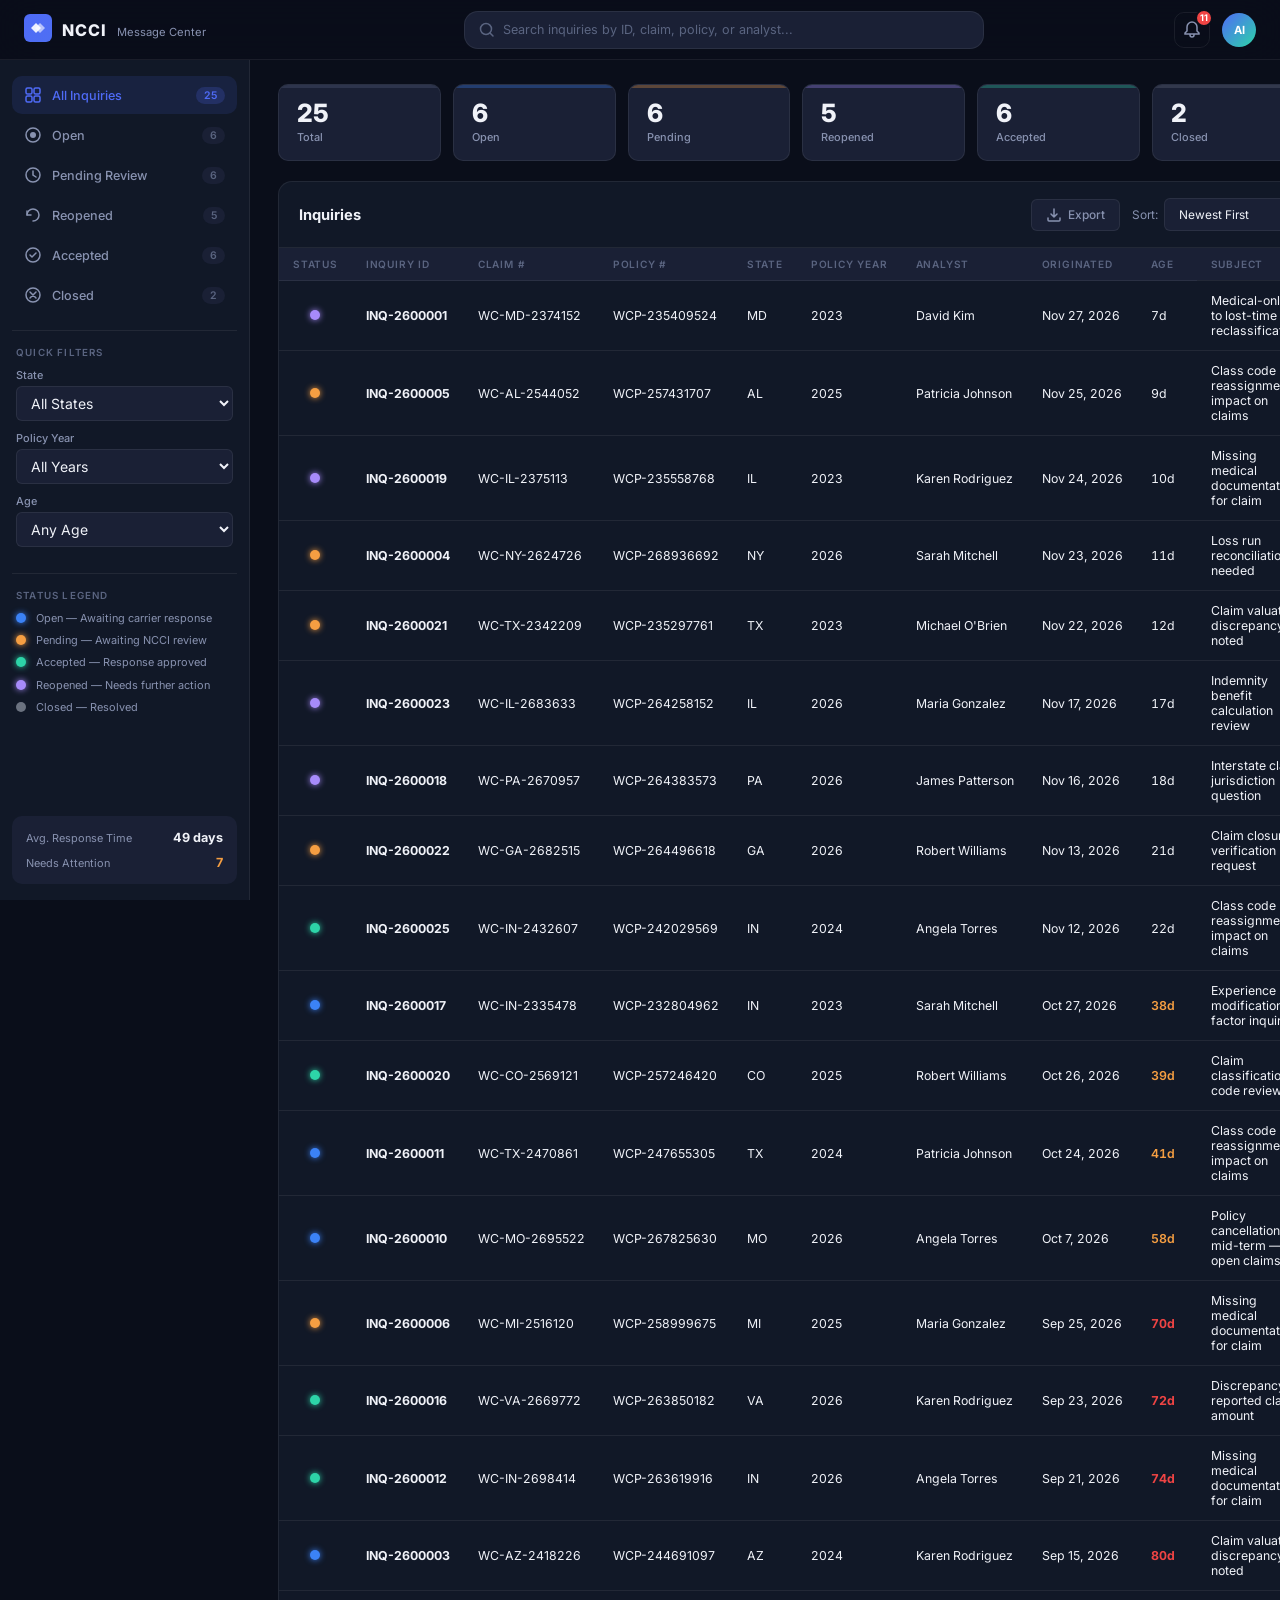
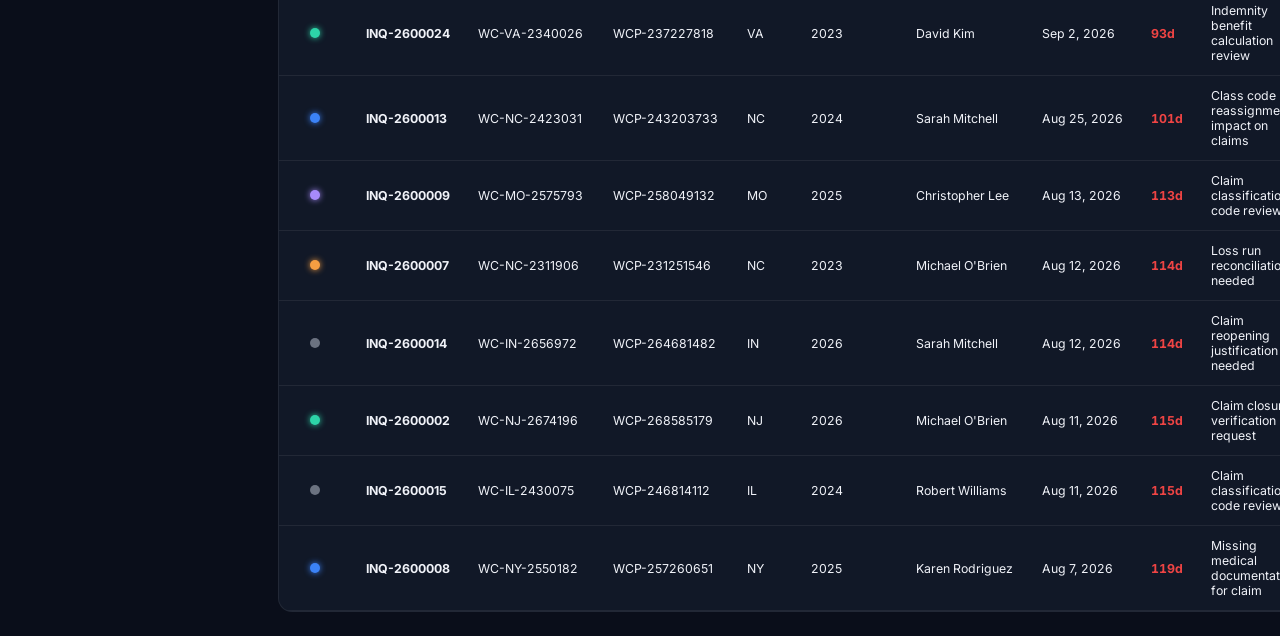
<file: index.html>
<!DOCTYPE html>
<html lang="en">
<head>
    <meta charset="UTF-8">
    <meta name="viewport" content="width=device-width, initial-scale=1.0">
    <meta name="description" content="NCCI Message Center — Insurance Carrier Inquiry Response Portal">
    <title>NCCI Message Center — Carrier Response Portal</title>
    <link rel="preconnect" href="https://fonts.googleapis.com">
    <link rel="preconnect" href="https://fonts.gstatic.com" crossorigin>
    <link href="https://fonts.googleapis.com/css2?family=Inter:wght@300;400;500;600;700;800&display=swap" rel="stylesheet">
    <link rel="stylesheet" href="styles.css">
</head>
<body>
    <!-- Top Navigation Bar -->
    <header class="top-bar">
        <div class="top-bar-left">
            <div class="logo">
                <div class="logo-icon">
                    <svg width="28" height="28" viewBox="0 0 28 28" fill="none">
                        <rect width="28" height="28" rx="6" fill="url(#logo-grad)"/>
                        <path d="M7 14L12 9L17 14L12 19Z" fill="white" opacity="0.9"/>
                        <path d="M11 14L16 9L21 14L16 19Z" fill="white" opacity="0.6"/>
                        <defs>
                            <linearGradient id="logo-grad" x1="0" y1="0" x2="28" y2="28">
                                <stop stop-color="#4F6BF6"/>
                                <stop offset="1" stop-color="#2DD4A8"/>
                            </linearGradient>
                        </defs>
                    </svg>
                </div>
                <div class="logo-text">
                    <span class="logo-title">NCCI</span>
                    <span class="logo-subtitle">Message Center</span>
                </div>
            </div>
        </div>
        <div class="top-bar-center">
            <div class="search-bar" id="globalSearch">
                <svg class="search-icon" width="16" height="16" viewBox="0 0 16 16" fill="none">
                    <circle cx="7" cy="7" r="5.5" stroke="currentColor" stroke-width="1.5"/>
                    <path d="M11 11L14 14" stroke="currentColor" stroke-width="1.5" stroke-linecap="round"/>
                </svg>
                <input type="text" id="searchInput" placeholder="Search inquiries by ID, claim, policy, or analyst..." autocomplete="off">
            </div>
        </div>
        <div class="top-bar-right">
            <button class="icon-btn" id="notificationBtn" title="Notifications">
                <svg width="20" height="20" viewBox="0 0 20 20" fill="none">
                    <path d="M10 2C7.24 2 5 4.24 5 7V11L3 13V14H17V13L15 11V7C15 4.24 12.76 2 10 2Z" stroke="currentColor" stroke-width="1.5"/>
                    <path d="M8 14V15C8 16.1 8.9 17 10 17C11.1 17 12 16.1 12 15V14" stroke="currentColor" stroke-width="1.5"/>
                </svg>
                <span class="notification-badge" id="notifBadge">5</span>
            </button>
            <div class="user-avatar" id="userAvatar" title="Carrier: Acme Insurance Co.">
                <span>AI</span>
            </div>
        </div>
    </header>

    <!-- Main Layout -->
    <div class="app-layout">
        <!-- Sidebar -->
        <aside class="sidebar" id="sidebar">
            <nav class="sidebar-nav">
                <a href="#" class="nav-item active" data-filter="all" id="navAll">
                    <svg width="18" height="18" viewBox="0 0 18 18" fill="none">
                        <rect x="2" y="2" width="6" height="6" rx="1.5" stroke="currentColor" stroke-width="1.5"/>
                        <rect x="10" y="2" width="6" height="6" rx="1.5" stroke="currentColor" stroke-width="1.5"/>
                        <rect x="2" y="10" width="6" height="6" rx="1.5" stroke="currentColor" stroke-width="1.5"/>
                        <rect x="10" y="10" width="6" height="6" rx="1.5" stroke="currentColor" stroke-width="1.5"/>
                    </svg>
                    <span>All Inquiries</span>
                    <span class="nav-count" id="countAll">0</span>
                </a>
                <a href="#" class="nav-item" data-filter="open" id="navOpen">
                    <svg width="18" height="18" viewBox="0 0 18 18" fill="none">
                        <circle cx="9" cy="9" r="7" stroke="currentColor" stroke-width="1.5"/>
                        <circle cx="9" cy="9" r="3" fill="currentColor"/>
                    </svg>
                    <span>Open</span>
                    <span class="nav-count" id="countOpen">0</span>
                </a>
                <a href="#" class="nav-item" data-filter="pending_review" id="navPending">
                    <svg width="18" height="18" viewBox="0 0 18 18" fill="none">
                        <circle cx="9" cy="9" r="7" stroke="currentColor" stroke-width="1.5"/>
                        <path d="M9 5V9L12 11" stroke="currentColor" stroke-width="1.5" stroke-linecap="round"/>
                    </svg>
                    <span>Pending Review</span>
                    <span class="nav-count" id="countPending">0</span>
                </a>
                <a href="#" class="nav-item" data-filter="reopened" id="navReopened">
                    <svg width="18" height="18" viewBox="0 0 18 18" fill="none">
                        <path d="M3 9C3 5.69 5.69 3 9 3C12.31 3 15 5.69 15 9C15 12.31 12.31 15 9 15" stroke="currentColor" stroke-width="1.5" stroke-linecap="round"/>
                        <path d="M3 5V9H7" stroke="currentColor" stroke-width="1.5" stroke-linecap="round" stroke-linejoin="round"/>
                    </svg>
                    <span>Reopened</span>
                    <span class="nav-count" id="countReopened">0</span>
                </a>
                <a href="#" class="nav-item" data-filter="accepted" id="navAccepted">
                    <svg width="18" height="18" viewBox="0 0 18 18" fill="none">
                        <circle cx="9" cy="9" r="7" stroke="currentColor" stroke-width="1.5"/>
                        <path d="M6 9L8 11L12 7" stroke="currentColor" stroke-width="1.5" stroke-linecap="round" stroke-linejoin="round"/>
                    </svg>
                    <span>Accepted</span>
                    <span class="nav-count" id="countAccepted">0</span>
                </a>
                <a href="#" class="nav-item" data-filter="closed" id="navClosed">
                    <svg width="18" height="18" viewBox="0 0 18 18" fill="none">
                        <circle cx="9" cy="9" r="7" stroke="currentColor" stroke-width="1.5"/>
                        <path d="M6 6L12 12M12 6L6 12" stroke="currentColor" stroke-width="1.5" stroke-linecap="round"/>
                    </svg>
                    <span>Closed</span>
                    <span class="nav-count" id="countClosed">0</span>
                </a>
            </nav>

            <div class="sidebar-divider"></div>

            <div class="sidebar-section">
                <h4 class="sidebar-section-title">Quick Filters</h4>
                <div class="filter-group">
                    <label class="filter-label" for="filterState">State</label>
                    <select id="filterState" class="filter-select">
                        <option value="">All States</option>
                    </select>
                </div>
                <div class="filter-group">
                    <label class="filter-label" for="filterYear">Policy Year</label>
                    <select id="filterYear" class="filter-select">
                        <option value="">All Years</option>
                    </select>
                </div>
                <div class="filter-group">
                    <label class="filter-label" for="filterAge">Age</label>
                    <select id="filterAge" class="filter-select">
                        <option value="">Any Age</option>
                        <option value="7">≤ 7 days</option>
                        <option value="14">≤ 14 days</option>
                        <option value="30">≤ 30 days</option>
                        <option value="60">≤ 60 days</option>
                        <option value="90">≤ 90 days</option>
                    </select>
                </div>
            </div>

            <div class="sidebar-divider"></div>

            <div class="sidebar-section">
                <h4 class="sidebar-section-title">Status Legend</h4>
                <div class="legend-list" id="statusLegend">
                    <div class="legend-item"><span class="status-dot open"></span><span>Open — Awaiting carrier response</span></div>
                    <div class="legend-item"><span class="status-dot pending_review"></span><span>Pending — Awaiting NCCI review</span></div>
                    <div class="legend-item"><span class="status-dot accepted"></span><span>Accepted — Response approved</span></div>
                    <div class="legend-item"><span class="status-dot reopened"></span><span>Reopened — Needs further action</span></div>
                    <div class="legend-item"><span class="status-dot closed"></span><span>Closed — Resolved</span></div>
                </div>
            </div>

            <div class="sidebar-footer">
                <div class="stats-card">
                    <div class="stats-row">
                        <span class="stats-label">Avg. Response Time</span>
                        <span class="stats-value" id="statsAvgAge">—</span>
                    </div>
                    <div class="stats-row">
                        <span class="stats-label">Needs Attention</span>
                        <span class="stats-value urgent" id="statsUrgent">—</span>
                    </div>
                </div>
            </div>
        </aside>

        <!-- Main Content -->
        <main class="main-content">
            <!-- Summary Cards -->
            <div class="summary-strip" id="summaryStrip">
                <div class="summary-card" data-status="all">
                    <div class="summary-number" id="summaryTotal">0</div>
                    <div class="summary-label">Total</div>
                </div>
                <div class="summary-card open" data-status="open">
                    <div class="summary-number" id="summaryOpen">0</div>
                    <div class="summary-label">Open</div>
                </div>
                <div class="summary-card pending" data-status="pending_review">
                    <div class="summary-number" id="summaryPending">0</div>
                    <div class="summary-label">Pending</div>
                </div>
                <div class="summary-card reopened" data-status="reopened">
                    <div class="summary-number" id="summaryReopened">0</div>
                    <div class="summary-label">Reopened</div>
                </div>
                <div class="summary-card accepted" data-status="accepted">
                    <div class="summary-number" id="summaryAccepted">0</div>
                    <div class="summary-label">Accepted</div>
                </div>
                <div class="summary-card closed" data-status="closed">
                    <div class="summary-number" id="summaryClosed">0</div>
                    <div class="summary-label">Closed</div>
                </div>
            </div>

            <!-- Inquiry Table -->
            <div class="table-container" id="tableContainer">
                <div class="table-header">
                    <h2 class="table-title">Inquiries</h2>
                    <div class="table-actions">
                        <button class="btn-secondary" id="exportBtn">
                            <svg width="16" height="16" viewBox="0 0 16 16" fill="none">
                                <path d="M2 11V13C2 13.55 2.45 14 3 14H13C13.55 14 14 13.55 14 13V11" stroke="currentColor" stroke-width="1.5" stroke-linecap="round"/>
                                <path d="M8 2V10M8 10L5 7M8 10L11 7" stroke="currentColor" stroke-width="1.5" stroke-linecap="round" stroke-linejoin="round"/>
                            </svg>
                            Export
                        </button>
                        <div class="sort-control">
                            <label for="sortSelect">Sort:</label>
                            <select id="sortSelect" class="filter-select compact">
                                <option value="date_desc">Newest First</option>
                                <option value="date_asc">Oldest First</option>
                                <option value="age_desc">Oldest Age</option>
                                <option value="age_asc">Newest Age</option>
                                <option value="id_asc">ID ↑</option>
                                <option value="id_desc">ID ↓</option>
                            </select>
                        </div>
                    </div>
                </div>

                <table class="inquiry-table" id="inquiryTable">
                    <thead>
                        <tr>
                            <th class="col-status">Status</th>
                            <th class="col-id">Inquiry ID</th>
                            <th class="col-claim">Claim #</th>
                            <th class="col-policy">Policy #</th>
                            <th class="col-state">State</th>
                            <th class="col-year">Policy Year</th>
                            <th class="col-analyst">Analyst</th>
                            <th class="col-date">Originated</th>
                            <th class="col-age">Age</th>
                            <th class="col-preview">Subject</th>
                        </tr>
                    </thead>
                    <tbody id="inquiryTableBody">
                        <!-- Rows injected by JS -->
                    </tbody>
                </table>

                <div class="empty-state hidden" id="emptyState">
                    <svg width="64" height="64" viewBox="0 0 64 64" fill="none">
                        <circle cx="32" cy="32" r="28" stroke="currentColor" stroke-width="2" opacity="0.3"/>
                        <path d="M22 28H42M22 36H36" stroke="currentColor" stroke-width="2" stroke-linecap="round" opacity="0.3"/>
                    </svg>
                    <h3>No inquiries found</h3>
                    <p>Try adjusting your filters or search query.</p>
                </div>
            </div>
        </main>
    </div>

    <!-- Detail Slide-over Panel -->
    <div class="panel-overlay hidden" id="panelOverlay"></div>
    <aside class="detail-panel hidden" id="detailPanel">
        <div class="panel-header">
            <div class="panel-header-top">
                <h2 class="panel-inquiry-id" id="panelInquiryId">—</h2>
                <button class="icon-btn panel-close" id="panelCloseBtn" title="Close">
                    <svg width="20" height="20" viewBox="0 0 20 20" fill="none">
                        <path d="M5 5L15 15M15 5L5 15" stroke="currentColor" stroke-width="2" stroke-linecap="round"/>
                    </svg>
                </button>
            </div>
            <div class="panel-status-bar">
                <span class="status-badge" id="panelStatusBadge">—</span>
                <span class="panel-age" id="panelAge">—</span>
            </div>
        </div>

        <div class="panel-body" id="panelBody">
            <!-- Claim Info Section -->
            <section class="panel-section">
                <h3 class="panel-section-title">Claim Information</h3>
                <div class="info-grid">
                    <div class="info-item">
                        <span class="info-label">Claim Number</span>
                        <span class="info-value" id="panelClaim">—</span>
                    </div>
                    <div class="info-item">
                        <span class="info-label">Policy Number</span>
                        <span class="info-value" id="panelPolicy">—</span>
                    </div>
                    <div class="info-item">
                        <span class="info-label">State</span>
                        <span class="info-value" id="panelState">—</span>
                    </div>
                    <div class="info-item">
                        <span class="info-label">Policy Year</span>
                        <span class="info-value" id="panelYear">—</span>
                    </div>
                    <div class="info-item">
                        <span class="info-label">Originated</span>
                        <span class="info-value" id="panelDate">—</span>
                    </div>
                    <div class="info-item">
                        <span class="info-label">NCCI Analyst</span>
                        <span class="info-value" id="panelAnalyst">—</span>
                    </div>
                </div>
            </section>

            <!-- Inquiry Message Section -->
            <section class="panel-section">
                <h3 class="panel-section-title">Inquiry Message</h3>
                <div class="message-bubble ncci" id="panelMessage">
                    —
                </div>
            </section>

            <!-- Response History -->
            <section class="panel-section">
                <h3 class="panel-section-title">Response History</h3>
                <div class="response-history" id="responseHistory">
                    <p class="no-responses">No responses yet.</p>
                </div>
            </section>

            <!-- Response Compose -->
            <section class="panel-section compose-section">
                <h3 class="panel-section-title">Compose Response</h3>
                <div class="compose-area">
                    <textarea id="responseTextarea" rows="5" placeholder="Type your response to the NCCI inquiry..."></textarea>
                    <div class="compose-footer">
                        <div class="action-select-group">
                            <label for="actionSelect">Update Status:</label>
                            <select id="actionSelect" class="filter-select compact">
                                <option value="">— No Change —</option>
                                <option value="open">Open</option>
                                <option value="pending_review">Pending Review</option>
                                <option value="accepted">Accepted</option>
                                <option value="reopened">Reopened</option>
                                <option value="closed">Closed</option>
                            </select>
                        </div>
                        <div class="compose-buttons">
                            <button class="btn-secondary" id="saveDraftBtn">Save Draft</button>
                            <button class="btn-primary" id="submitResponseBtn">
                                <svg width="16" height="16" viewBox="0 0 16 16" fill="none">
                                    <path d="M2 8L7 13L14 3" stroke="currentColor" stroke-width="2" stroke-linecap="round" stroke-linejoin="round"/>
                                </svg>
                                Submit Response
                            </button>
                        </div>
                    </div>
                </div>
            </section>
        </div>
    </aside>

    <!-- Toast container -->
    <div class="toast-container" id="toastContainer"></div>

    <script src="data.js"></script>
    <script src="app.js"></script>
</body>
</html>
</file>
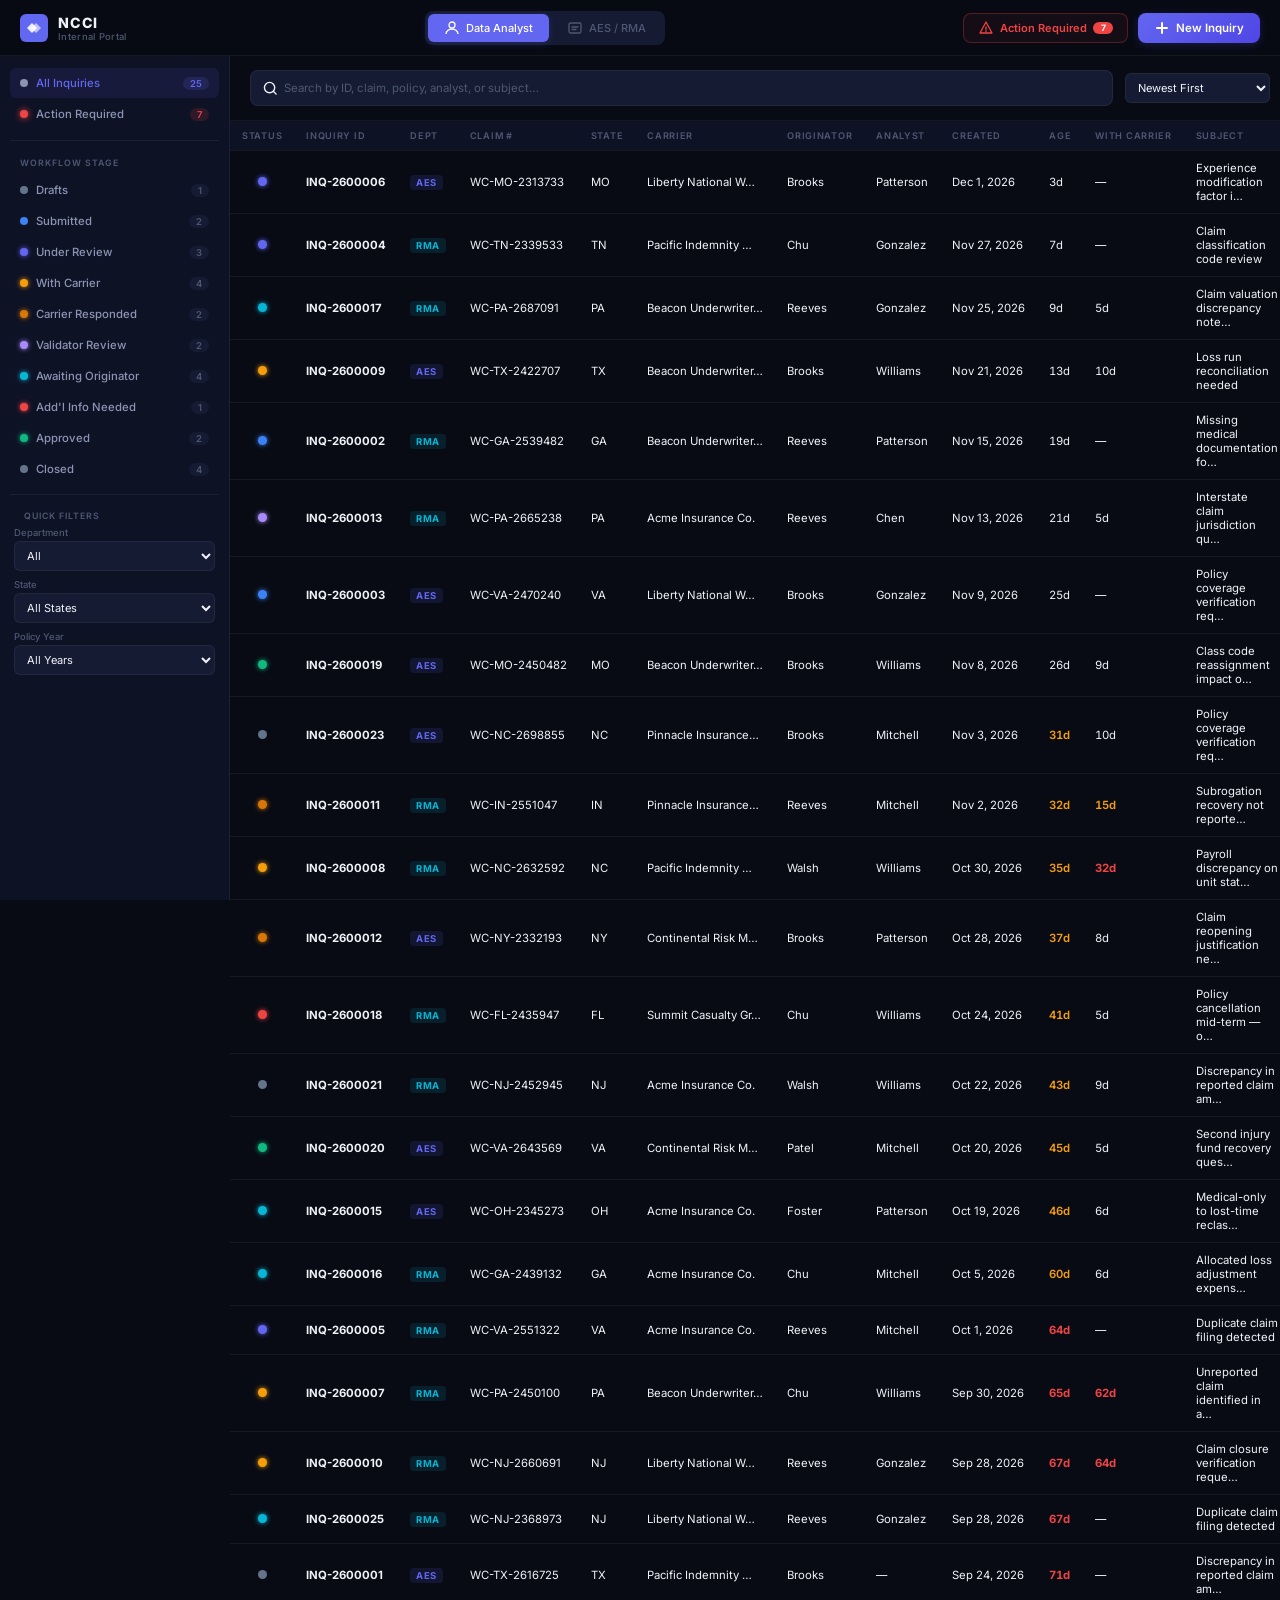
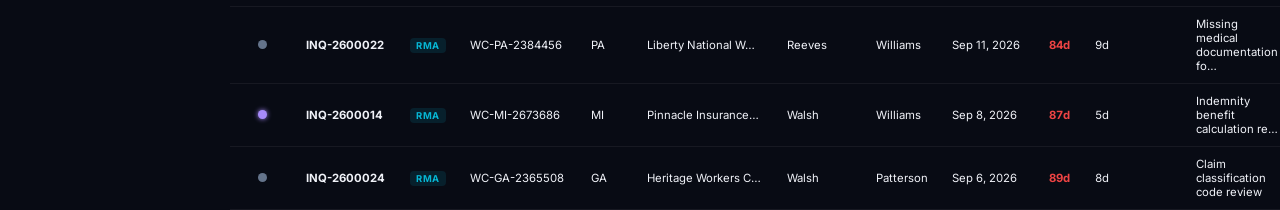
<file: internal/index.html>
<!DOCTYPE html>
<html lang="en">
<head>
    <meta charset="UTF-8">
    <meta name="viewport" content="width=device-width, initial-scale=1.0">
    <meta name="description" content="NCCI Internal Message Center — Inquiry Workflow Management">
    <title>NCCI Internal — Inquiry Workflow</title>
    <link rel="preconnect" href="https://fonts.googleapis.com">
    <link rel="preconnect" href="https://fonts.gstatic.com" crossorigin>
    <link href="https://fonts.googleapis.com/css2?family=Inter:wght@300;400;500;600;700;800&display=swap" rel="stylesheet">
    <link rel="stylesheet" href="styles.css">
</head>
<body>
    <!-- ═══ Top Bar ═══ -->
    <header class="top-bar">
        <div class="top-bar-left">
            <div class="logo">
                <svg width="28" height="28" viewBox="0 0 28 28" fill="none">
                    <rect width="28" height="28" rx="6" fill="url(#lg)"/>
                    <path d="M7 14L12 9L17 14L12 19Z" fill="#fff" opacity=".9"/>
                    <path d="M11 14L16 9L21 14L16 19Z" fill="#fff" opacity=".6"/>
                    <defs><linearGradient id="lg" x1="0" y1="0" x2="28" y2="28"><stop stop-color="#6366F1"/><stop offset="1" stop-color="#06B6D4"/></linearGradient></defs>
                </svg>
                <div class="logo-text">
                    <span class="logo-title">NCCI</span>
                    <span class="logo-subtitle">Internal Portal</span>
                </div>
            </div>
        </div>

        <!-- Role Switcher -->
        <div class="role-switcher" id="roleSwitcher">
            <button class="role-btn active" data-role="validator" id="roleValidator">
                <svg width="16" height="16" viewBox="0 0 16 16" fill="none"><circle cx="8" cy="5" r="3" stroke="currentColor" stroke-width="1.3"/><path d="M2 14C2 11.24 4.69 9 8 9C11.31 9 14 11.24 14 14" stroke="currentColor" stroke-width="1.3"/></svg>
                Data Analyst
            </button>
            <button class="role-btn" data-role="originator" id="roleOriginator">
                <svg width="16" height="16" viewBox="0 0 16 16" fill="none"><rect x="2" y="3" width="12" height="10" rx="1.5" stroke="currentColor" stroke-width="1.3"/><path d="M5 7H11M5 9.5H9" stroke="currentColor" stroke-width="1.3" stroke-linecap="round"/></svg>
                AES / RMA
            </button>
        </div>

        <div class="top-bar-right">
            <button class="action-required-btn" id="actionRequiredBtn" title="Items needing your attention">
                <svg width="16" height="16" viewBox="0 0 16 16" fill="none"><path d="M8 2L14 13H2L8 2Z" stroke="currentColor" stroke-width="1.3" stroke-linejoin="round"/><path d="M8 7V9.5M8 11.5V11" stroke="currentColor" stroke-width="1.3" stroke-linecap="round"/></svg>
                Action Required
                <span class="action-badge" id="actionBadge">0</span>
            </button>
            <button class="btn-create" id="newInquiryBtn">
                <svg width="16" height="16" viewBox="0 0 16 16" fill="none"><path d="M8 3V13M3 8H13" stroke="currentColor" stroke-width="2" stroke-linecap="round"/></svg>
                New Inquiry
            </button>
        </div>
    </header>

    <!-- ═══ App Layout ═══ -->
    <div class="app-layout">
        <!-- Sidebar -->
        <aside class="sidebar" id="sidebar">
            <nav class="sidebar-nav" id="sidebarNav">
                <a href="#" class="nav-item active" data-filter="all"><span class="nav-dot all"></span>All Inquiries <span class="nav-count" id="cAll">0</span></a>
                <a href="#" class="nav-item" data-filter="action_required"><span class="nav-dot action"></span>Action Required <span class="nav-count urgent" id="cAction">0</span></a>
                <div class="nav-divider"></div>
                <span class="nav-group-label">Workflow Stage</span>
                <a href="#" class="nav-item" data-filter="draft"><span class="nav-dot draft"></span>Drafts <span class="nav-count" id="cDraft">0</span></a>
                <a href="#" class="nav-item" data-filter="submitted"><span class="nav-dot submitted"></span>Submitted <span class="nav-count" id="cSubmitted">0</span></a>
                <a href="#" class="nav-item" data-filter="under_review"><span class="nav-dot under_review"></span>Under Review <span class="nav-count" id="cUnderReview">0</span></a>
                <a href="#" class="nav-item" data-filter="sent_to_carrier"><span class="nav-dot sent_to_carrier"></span>With Carrier <span class="nav-count" id="cSentCarrier">0</span></a>
                <a href="#" class="nav-item" data-filter="carrier_responded"><span class="nav-dot carrier_responded"></span>Carrier Responded <span class="nav-count" id="cCarrierResp">0</span></a>
                <a href="#" class="nav-item" data-filter="validator_review"><span class="nav-dot validator_review"></span>Validator Review <span class="nav-count" id="cValidatorRev">0</span></a>
                <a href="#" class="nav-item" data-filter="awaiting_originator"><span class="nav-dot awaiting_originator"></span>Awaiting Originator <span class="nav-count" id="cAwaitOrig">0</span></a>
                <a href="#" class="nav-item" data-filter="additional_info"><span class="nav-dot additional_info"></span>Add'l Info Needed <span class="nav-count" id="cAddlInfo">0</span></a>
                <a href="#" class="nav-item" data-filter="approved"><span class="nav-dot approved"></span>Approved <span class="nav-count" id="cApproved">0</span></a>
                <a href="#" class="nav-item" data-filter="closed"><span class="nav-dot closed"></span>Closed <span class="nav-count" id="cClosed">0</span></a>
            </nav>

            <div class="nav-divider"></div>
            <div class="sidebar-section">
                <span class="nav-group-label">Quick Filters</span>
                <div class="filter-group">
                    <label for="filterDept">Department</label>
                    <select id="filterDept" class="filter-select"><option value="">All</option><option value="AES">AES</option><option value="RMA">RMA</option></select>
                </div>
                <div class="filter-group">
                    <label for="filterState">State</label>
                    <select id="filterState" class="filter-select"><option value="">All States</option></select>
                </div>
                <div class="filter-group">
                    <label for="filterYear">Policy Year</label>
                    <select id="filterYear" class="filter-select"><option value="">All Years</option></select>
                </div>
            </div>
        </aside>

        <!-- Main Content -->
        <main class="main-content">
            <div class="content-header">
                <div class="search-bar">
                    <svg width="15" height="15" viewBox="0 0 16 16" fill="none"><circle cx="7" cy="7" r="5.5" stroke="currentColor" stroke-width="1.5"/><path d="M11 11L14 14" stroke="currentColor" stroke-width="1.5" stroke-linecap="round"/></svg>
                    <input type="text" id="searchInput" placeholder="Search by ID, claim, policy, analyst, or subject…">
                </div>
                <div class="content-actions">
                    <select id="sortSelect" class="filter-select compact">
                        <option value="date_desc">Newest First</option>
                        <option value="date_asc">Oldest First</option>
                        <option value="age_desc">Longest Open</option>
                        <option value="sla_desc">Longest with Carrier</option>
                    </select>
                </div>
            </div>

            <!-- Table -->
            <div class="table-wrap" id="tableWrap">
                <table class="inq-table" id="inqTable">
                    <thead>
                        <tr>
                            <th class="col-status">Status</th>
                            <th class="col-id">Inquiry ID</th>
                            <th class="col-dept">Dept</th>
                            <th class="col-claim">Claim #</th>
                            <th class="col-state">State</th>
                            <th class="col-carrier">Carrier</th>
                            <th class="col-originator">Originator</th>
                            <th class="col-validator">Analyst</th>
                            <th class="col-date">Created</th>
                            <th class="col-age">Age</th>
                            <th class="col-sla">With Carrier</th>
                            <th class="col-subject">Subject</th>
                        </tr>
                    </thead>
                    <tbody id="tableBody"></tbody>
                </table>
                <div class="empty-state hidden" id="emptyState">
                    <h3>No inquiries found</h3>
                    <p>Adjust your filters or search.</p>
                </div>
            </div>
        </main>
    </div>

    <!-- ═══ Detail Panel ═══ -->
    <div class="overlay hidden" id="overlay"></div>
    <aside class="detail-panel hidden" id="detailPanel">
        <div class="panel-header">
            <div class="panel-top-row">
                <h2 id="panelId">—</h2>
                <button class="icon-btn" id="panelClose" title="Close">
                    <svg width="18" height="18" viewBox="0 0 18 18" fill="none"><path d="M4 4L14 14M14 4L4 14" stroke="currentColor" stroke-width="2" stroke-linecap="round"/></svg>
                </button>
            </div>
            <p class="panel-subject" id="panelSubject">—</p>
            <div class="panel-badges">
                <span class="badge" id="panelBadge">—</span>
                <span class="badge dept-badge" id="panelDept">—</span>
                <span class="panel-age" id="panelAge">—</span>
                <span class="sla-tag hidden" id="panelSLA">—</span>
            </div>
        </div>

        <!-- Workflow Pipeline -->
        <div class="pipeline-wrap">
            <div class="pipeline" id="pipeline"></div>
        </div>

        <!-- Panel Tabs -->
        <div class="panel-tabs" id="panelTabs">
            <button class="ptab active" data-tab="details">Details</button>
            <button class="ptab" data-tab="conversation">Carrier Thread</button>
            <button class="ptab" data-tab="notes">Internal Notes</button>
            <button class="ptab" data-tab="timeline">Activity Log</button>
        </div>

        <div class="panel-body" id="panelBody">
            <!-- Tab: Details -->
            <div class="tab-content active" data-tab="details" id="tabDetails">
                <!-- Dynamically rendered: editable form for drafts, read-only for others -->
            </div>

            <!-- Tab: Carrier Conversation -->
            <div class="tab-content" data-tab="conversation" id="tabConversation">
                <div class="thread" id="carrierThread"></div>
                <div class="compose-area" id="composeCarrier">
                    <textarea id="carrierReply" rows="3" placeholder="Message to carrier…"></textarea>
                    <button class="btn-primary" id="sendToCarrierBtn">Send to Carrier</button>
                </div>
            </div>

            <!-- Tab: Internal Notes -->
            <div class="tab-content" data-tab="notes" id="tabNotes">
                <div class="notes-list" id="notesList"></div>
                <div class="compose-area">
                    <textarea id="noteInput" rows="2" placeholder="Add internal note (not visible to carrier)…"></textarea>
                    <button class="btn-secondary" id="addNoteBtn">Add Note</button>
                </div>
            </div>

            <!-- Tab: Activity Timeline -->
            <div class="tab-content" data-tab="timeline" id="tabTimeline">
                <div class="timeline" id="timelineList"></div>
            </div>
        </div>

        <!-- Action Bar -->
        <div class="panel-action-bar" id="actionBar">
            <!-- Dynamic buttons injected by JS based on role + status -->
        </div>
    </aside>

    <!-- ═══ New Inquiry Modal ═══ -->
    <div class="modal-overlay hidden" id="modalOverlay">
        <div class="modal" id="newInquiryModal">
            <div class="modal-header">
                <h2>New Inquiry</h2>
                <button class="icon-btn" id="modalClose">
                    <svg width="18" height="18" viewBox="0 0 18 18" fill="none"><path d="M4 4L14 14M14 4L4 14" stroke="currentColor" stroke-width="2" stroke-linecap="round"/></svg>
                </button>
            </div>
            <div class="modal-body">
                <div class="form-row">
                    <div class="form-group"><label for="newDept">Department</label><select id="newDept" class="filter-select"><option value="AES">AES</option><option value="RMA">RMA</option></select></div>
                    <div class="form-group"><label for="newState">State</label><select id="newState" class="filter-select"><option value="">Select…</option></select></div>
                </div>
                <div class="form-row">
                    <div class="form-group"><label for="newClaim">Claim Number</label><input id="newClaim" type="text" class="form-input" placeholder="WC-FL-24XXXXX"></div>
                    <div class="form-group"><label for="newPolicy">Policy Number</label><input id="newPolicy" type="text" class="form-input" placeholder="WCP-24XXXXXXX"></div>
                </div>
                <div class="form-row">
                    <div class="form-group"><label for="newYear">Policy Year</label><select id="newYear" class="filter-select"><option>2026</option><option>2025</option><option>2024</option><option>2023</option></select></div>
                    <div class="form-group"><label for="newCarrier">Carrier</label><select id="newCarrier" class="filter-select"></select></div>
                </div>
                <div class="form-group full"><label for="newSubject">Subject</label><input id="newSubject" type="text" class="form-input" placeholder="Brief description of inquiry…"></div>
                <div class="form-group full"><label for="newBody">Description</label><textarea id="newBody" rows="5" class="form-input" placeholder="Detailed inquiry description…"></textarea></div>
            </div>
            <div class="modal-footer" id="modalFooter">
                <!-- Dynamic buttons injected by JS based on role -->
            </div>
        </div>
    </div>

    <!-- Toast -->
    <div class="toast-container" id="toastContainer"></div>

    <script src="data.js"></script>
    <script src="app.js"></script>
</body>
</html>
</file>
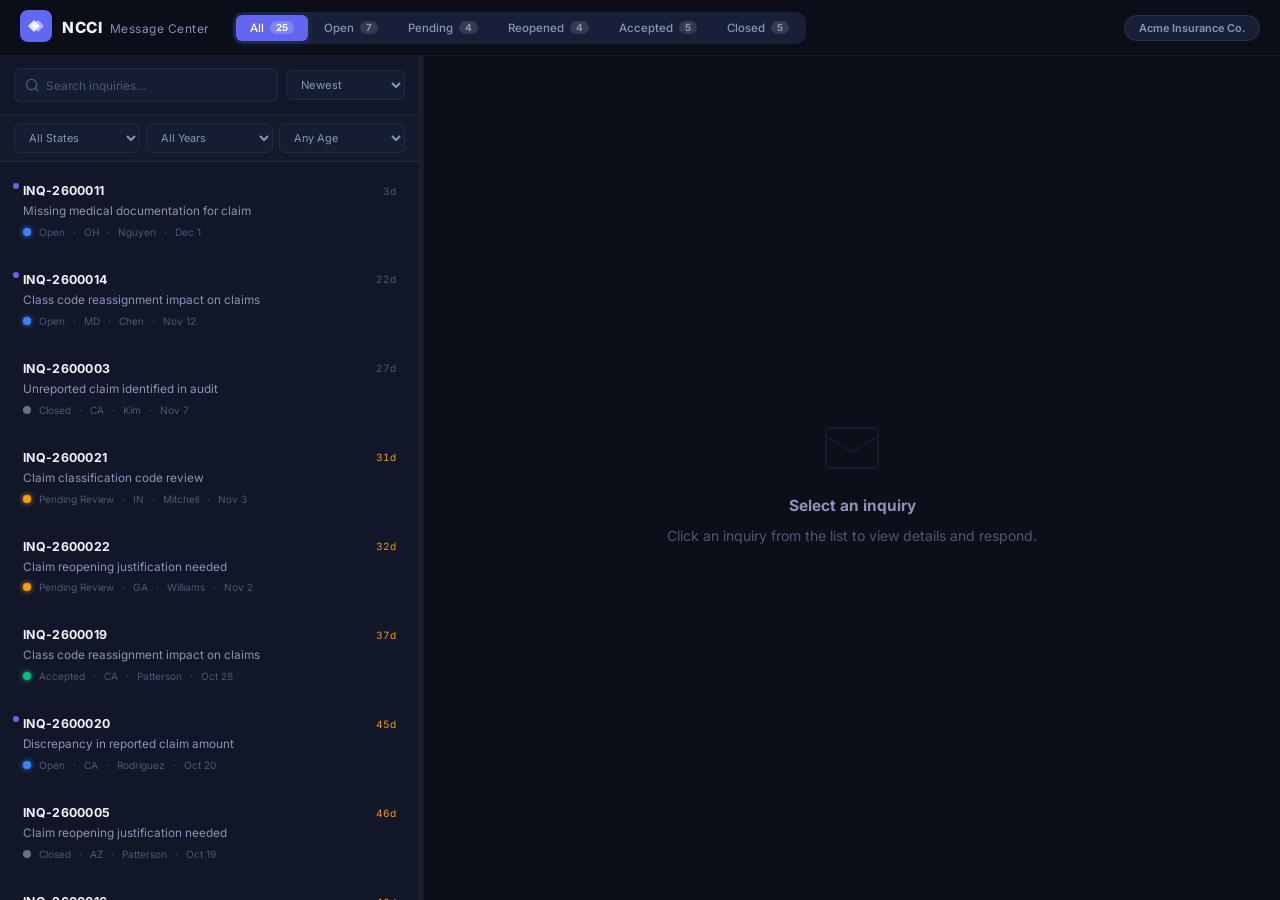
<file: v2/index.html>
<!DOCTYPE html>
<html lang="en">
<head>
    <meta charset="UTF-8">
    <meta name="viewport" content="width=device-width, initial-scale=1.0">
    <meta name="description" content="NCCI Message Center — Inbox Layout">
    <title>NCCI Message Center — Inbox View</title>
    <link rel="preconnect" href="https://fonts.googleapis.com">
    <link rel="preconnect" href="https://fonts.gstatic.com" crossorigin>
    <link href="https://fonts.googleapis.com/css2?family=Inter:wght@300;400;500;600;700;800&display=swap" rel="stylesheet">
    <link rel="stylesheet" href="styles.css">
</head>
<body>
    <!-- Top Navigation -->
    <header class="topnav">
        <div class="topnav-brand">
            <div class="brand-mark">
                <svg width="32" height="32" viewBox="0 0 32 32" fill="none">
                    <rect width="32" height="32" rx="8" fill="url(#bg)"/>
                    <path d="M8 16L14 10L20 16L14 22Z" fill="white" opacity="0.85"/>
                    <path d="M12 16L18 10L24 16L18 22Z" fill="white" opacity="0.5"/>
                    <defs><linearGradient id="bg" x1="0" y1="0" x2="32" y2="32"><stop stop-color="#6366F1"/><stop offset="1" stop-color="#06B6D4"/></linearGradient></defs>
                </svg>
            </div>
            <div>
                <div class="brand-name">NCCI <span class="brand-dim">Message Center</span></div>
            </div>
        </div>

        <!-- Status Tabs -->
        <nav class="status-tabs" id="statusTabs">
            <button class="tab active" data-filter="all">All <span class="tab-count" id="tabAll">0</span></button>
            <button class="tab" data-filter="open">Open <span class="tab-count" id="tabOpen">0</span></button>
            <button class="tab" data-filter="pending_review">Pending <span class="tab-count" id="tabPending">0</span></button>
            <button class="tab" data-filter="reopened">Reopened <span class="tab-count" id="tabReopened">0</span></button>
            <button class="tab" data-filter="accepted">Accepted <span class="tab-count" id="tabAccepted">0</span></button>
            <button class="tab" data-filter="closed">Closed <span class="tab-count" id="tabClosed">0</span></button>
        </nav>

        <div class="topnav-right">
            <div class="carrier-badge">Acme Insurance Co.</div>
        </div>
    </header>

    <!-- Split Pane Container -->
    <div class="split-pane">
        <!-- LEFT: Inquiry List -->
        <div class="list-pane" id="listPane">
            <div class="list-toolbar">
                <div class="search-wrap">
                    <svg class="search-ico" width="15" height="15" viewBox="0 0 16 16" fill="none"><circle cx="7" cy="7" r="5.5" stroke="currentColor" stroke-width="1.5"/><path d="M11 11L14 14" stroke="currentColor" stroke-width="1.5" stroke-linecap="round"/></svg>
                    <input type="text" id="searchInput" placeholder="Search inquiries…" autocomplete="off">
                </div>
                <select id="sortSelect" class="mini-select">
                    <option value="date_desc">Newest</option>
                    <option value="date_asc">Oldest</option>
                    <option value="age_desc">Longest Open</option>
                </select>
            </div>
            <div class="filter-bar" id="filterBar">
                <select id="filterState" class="mini-select">
                    <option value="">All States</option>
                </select>
                <select id="filterYear" class="mini-select">
                    <option value="">All Years</option>
                </select>
                <select id="filterAge" class="mini-select">
                    <option value="">Any Age</option>
                    <option value="7">≤ 7 days</option>
                    <option value="14">≤ 14 days</option>
                    <option value="30">≤ 30 days</option>
                    <option value="60">≤ 60 days</option>
                    <option value="90">≤ 90 days</option>
                </select>
            </div>
            <div class="list-scroll" id="listScroll">
                <!-- Inquiry cards injected by JS -->
            </div>
            <div class="list-empty hidden" id="listEmpty">
                <p>No inquiries match your filters.</p>
            </div>
        </div>

        <!-- Resize Handle -->
        <div class="pane-divider" id="paneDivider"></div>

        <!-- RIGHT: Detail View -->
        <div class="detail-pane" id="detailPane">
            <div class="detail-placeholder" id="detailPlaceholder">
                <svg width="72" height="72" viewBox="0 0 72 72" fill="none" opacity="0.15">
                    <rect x="10" y="16" width="52" height="40" rx="4" stroke="currentColor" stroke-width="2"/>
                    <path d="M10 24L36 40L62 24" stroke="currentColor" stroke-width="2"/>
                </svg>
                <h3>Select an inquiry</h3>
                <p>Click an inquiry from the list to view details and respond.</p>
            </div>

            <div class="detail-content hidden" id="detailContent">
                <!-- Header -->
                <div class="detail-header">
                    <div class="detail-header-top">
                        <div>
                            <h1 class="detail-id" id="detailId">—</h1>
                            <p class="detail-subject" id="detailSubject">—</p>
                        </div>
                        <div class="detail-header-right">
                            <span class="badge" id="detailBadge">—</span>
                            <span class="age-tag" id="detailAge">—</span>
                        </div>
                    </div>
                    <!-- Meta chips -->
                    <div class="meta-chips" id="metaChips">
                        <div class="chip"><span class="chip-label">Claim</span><span class="chip-value" id="detailClaim">—</span></div>
                        <div class="chip"><span class="chip-label">Policy</span><span class="chip-value" id="detailPolicy">—</span></div>
                        <div class="chip"><span class="chip-label">State</span><span class="chip-value" id="detailState">—</span></div>
                        <div class="chip"><span class="chip-label">Year</span><span class="chip-value" id="detailYear">—</span></div>
                        <div class="chip"><span class="chip-label">Analyst</span><span class="chip-value" id="detailAnalyst">—</span></div>
                        <div class="chip"><span class="chip-label">Originated</span><span class="chip-value" id="detailDate">—</span></div>
                    </div>
                </div>

                <!-- Conversation Thread -->
                <div class="thread-scroll" id="threadScroll">
                    <div class="thread" id="thread">
                        <!-- Messages injected by JS -->
                    </div>
                </div>

                <!-- Compose Bar -->
                <div class="compose-bar" id="composeBar">
                    <textarea id="replyText" rows="3" placeholder="Write your response…"></textarea>
                    <div class="compose-actions">
                        <div class="compose-left">
                            <label class="compose-label" for="statusSelect">Status:</label>
                            <select id="statusSelect" class="mini-select">
                                <option value="">No change</option>
                                <option value="open">Open</option>
                                <option value="pending_review">Pending Review</option>
                                <option value="accepted">Accepted</option>
                                <option value="reopened">Reopened</option>
                                <option value="closed">Closed</option>
                            </select>
                        </div>
                        <button class="send-btn" id="sendBtn">
                            <svg width="18" height="18" viewBox="0 0 18 18" fill="none"><path d="M2 9L8 3M8 3L14 9M8 3V15" stroke="currentColor" stroke-width="2" stroke-linecap="round" stroke-linejoin="round" transform="rotate(90 9 9)"/></svg>
                            Send
                        </button>
                    </div>
                </div>
            </div>
        </div>
    </div>

    <!-- Toast -->
    <div class="toast-wrap" id="toastWrap"></div>

    <script src="../data.js"></script>
    <script src="app.js"></script>
</body>
</html>
</file>
<file: styles.css>
/* ========== DESIGN TOKENS ========== */
:root {
    --bg-primary: #0a0e1a;
    --bg-secondary: #111827;
    --bg-surface: #1a2035;
    --bg-surface-hover: #1f2847;
    --bg-elevated: #232d47;
    --border-color: rgba(255,255,255,0.07);
    --border-active: rgba(79,107,246,0.4);
    --text-primary: #f0f2f8;
    --text-secondary: #8892b0;
    --text-muted: #5a6480;
    --accent-blue: #4F6BF6;
    --accent-blue-hover: #6380ff;
    --accent-teal: #2DD4A8;
    --accent-orange: #F59E42;
    --accent-red: #EF4444;
    --accent-purple: #A78BFA;
    --accent-yellow: #FBBF24;
    --status-open: #3B82F6;
    --status-pending: #F59E42;
    --status-accepted: #2DD4A8;
    --status-closed: #6B7280;
    --status-reopened: #A78BFA;
    --radius-sm: 6px;
    --radius-md: 10px;
    --radius-lg: 14px;
    --radius-xl: 18px;
    --shadow-sm: 0 1px 3px rgba(0,0,0,0.3);
    --shadow-md: 0 4px 16px rgba(0,0,0,0.35);
    --shadow-lg: 0 12px 40px rgba(0,0,0,0.5);
    --font: 'Inter', -apple-system, BlinkMacSystemFont, sans-serif;
    --sidebar-width: 250px;
    --topbar-height: 60px;
    --panel-width: 560px;
    --transition: 0.2s cubic-bezier(0.4,0,0.2,1);
}

/* ========== RESET ========== */
*, *::before, *::after { box-sizing: border-box; margin: 0; padding: 0; }
html { font-size: 14px; }
body {
    font-family: var(--font);
    background: var(--bg-primary);
    color: var(--text-primary);
    min-height: 100vh;
    overflow-x: hidden;
    -webkit-font-smoothing: antialiased;
}
a { text-decoration: none; color: inherit; }
button, input, select, textarea { font-family: inherit; font-size: inherit; }
table { border-collapse: collapse; width: 100%; }
.hidden { display: none !important; }

/* ========== SCROLLBAR ========== */
::-webkit-scrollbar { width: 6px; }
::-webkit-scrollbar-track { background: transparent; }
::-webkit-scrollbar-thumb { background: rgba(255,255,255,0.1); border-radius: 3px; }
::-webkit-scrollbar-thumb:hover { background: rgba(255,255,255,0.2); }

/* ========== TOP BAR ========== */
.top-bar {
    position: fixed; top: 0; left: 0; right: 0; z-index: 100;
    height: var(--topbar-height);
    display: flex; align-items: center; justify-content: space-between;
    padding: 0 24px;
    background: rgba(10,14,26,0.85);
    backdrop-filter: blur(20px);
    border-bottom: 1px solid var(--border-color);
}
.top-bar-left { display: flex; align-items: center; gap: 16px; min-width: var(--sidebar-width); }
.logo { display: flex; align-items: center; gap: 10px; }
.logo-icon { flex-shrink: 0; }
.logo-title { font-weight: 800; font-size: 1.15rem; letter-spacing: 1px; }
.logo-subtitle { font-size: 0.8rem; color: var(--text-secondary); font-weight: 400; margin-left: 6px; }
.top-bar-center { flex: 1; max-width: 520px; margin: 0 24px; }
.search-bar {
    display: flex; align-items: center; gap: 8px;
    background: var(--bg-surface);
    border: 1px solid var(--border-color);
    border-radius: var(--radius-lg);
    padding: 0 14px; height: 38px;
    transition: border var(--transition), box-shadow var(--transition);
}
.search-bar:focus-within { border-color: var(--accent-blue); box-shadow: 0 0 0 3px rgba(79,107,246,0.15); }
.search-icon { color: var(--text-muted); flex-shrink: 0; }
.search-bar input {
    flex: 1; background: none; border: none; outline: none;
    color: var(--text-primary); font-size: 0.9rem;
}
.search-bar input::placeholder { color: var(--text-muted); }
.top-bar-right { display: flex; align-items: center; gap: 12px; }
.icon-btn {
    position: relative; display: flex; align-items: center; justify-content: center;
    width: 36px; height: 36px; border-radius: var(--radius-md);
    background: transparent; border: 1px solid var(--border-color);
    color: var(--text-secondary); cursor: pointer;
    transition: background var(--transition), color var(--transition);
}
.icon-btn:hover { background: var(--bg-surface); color: var(--text-primary); }
.notification-badge {
    position: absolute; top: -4px; right: -4px;
    background: var(--accent-red); color: #fff; font-size: 0.65rem; font-weight: 700;
    width: 18px; height: 18px; border-radius: 50%;
    display: flex; align-items: center; justify-content: center;
    border: 2px solid var(--bg-primary);
}
.user-avatar {
    width: 34px; height: 34px; border-radius: 50%;
    background: linear-gradient(135deg, var(--accent-blue), var(--accent-teal));
    display: flex; align-items: center; justify-content: center;
    font-weight: 700; font-size: 0.8rem; color: #fff; cursor: pointer;
}

/* ========== LAYOUT ========== */
.app-layout {
    display: flex;
    padding-top: var(--topbar-height);
    min-height: 100vh;
}

/* ========== SIDEBAR ========== */
.sidebar {
    position: fixed; top: var(--topbar-height); left: 0; bottom: 0;
    width: var(--sidebar-width);
    background: var(--bg-secondary);
    border-right: 1px solid var(--border-color);
    display: flex; flex-direction: column;
    padding: 16px 12px;
    overflow-y: auto;
    z-index: 50;
}
.sidebar-nav { display: flex; flex-direction: column; gap: 2px; }
.nav-item {
    display: flex; align-items: center; gap: 10px;
    padding: 10px 12px; border-radius: var(--radius-md);
    color: var(--text-secondary); font-weight: 500; font-size: 0.9rem;
    transition: all var(--transition); cursor: pointer;
}
.nav-item:hover { background: var(--bg-surface); color: var(--text-primary); }
.nav-item.active {
    background: rgba(79,107,246,0.12); color: var(--accent-blue);
}
.nav-item svg { flex-shrink: 0; }
.nav-count {
    margin-left: auto; font-size: 0.75rem; font-weight: 600;
    background: var(--bg-surface); padding: 2px 8px; border-radius: 10px;
    color: var(--text-muted);
}
.nav-item.active .nav-count { background: rgba(79,107,246,0.2); color: var(--accent-blue); }
.sidebar-divider { height: 1px; background: var(--border-color); margin: 16px 0; }
.sidebar-section { padding: 0 4px; }
.sidebar-section-title {
    font-size: 0.7rem; text-transform: uppercase; letter-spacing: 1.2px;
    color: var(--text-muted); font-weight: 600; margin-bottom: 10px;
}
.filter-group { margin-bottom: 10px; }
.filter-label { display: block; font-size: 0.78rem; color: var(--text-secondary); margin-bottom: 4px; font-weight: 500; }
.filter-select {
    width: 100%; padding: 7px 10px; border-radius: var(--radius-sm);
    background: var(--bg-surface); border: 1px solid var(--border-color);
    color: var(--text-primary); outline: none; cursor: pointer;
    transition: border var(--transition);
    appearance: auto;
}
.filter-select:focus { border-color: var(--accent-blue); }
.filter-select.compact { width: auto; min-width: 130px; }
.sidebar-footer { margin-top: auto; padding-top: 16px; }
.stats-card {
    background: var(--bg-surface); border-radius: var(--radius-md);
    padding: 14px; display: flex; flex-direction: column; gap: 10px;
}
.stats-row { display: flex; justify-content: space-between; align-items: center; }
.stats-label { font-size: 0.78rem; color: var(--text-secondary); }
.stats-value { font-size: 0.9rem; font-weight: 700; color: var(--text-primary); }
.stats-value.urgent { color: var(--accent-orange); }

/* Legend */
.legend-list { display: flex; flex-direction: column; gap: 8px; }
.legend-item {
    display: flex; align-items: center; gap: 10px;
    font-size: 0.78rem; color: var(--text-secondary); line-height: 1.3;
}

/* ========== MAIN CONTENT ========== */
.main-content {
    flex: 1; margin-left: var(--sidebar-width);
    padding: 24px 28px;
    display: flex; flex-direction: column; gap: 20px;
}

/* ========== SUMMARY STRIP ========== */
.summary-strip {
    display: flex; gap: 12px; flex-wrap: wrap;
}
.summary-card {
    flex: 1; min-width: 110px;
    background: var(--bg-surface);
    border: 1px solid var(--border-color);
    border-radius: var(--radius-md);
    padding: 16px 18px;
    cursor: pointer;
    transition: all var(--transition);
    position: relative; overflow: hidden;
}
.summary-card::before {
    content: ''; position: absolute; top: 0; left: 0; right: 0; height: 3px;
    background: var(--text-muted); opacity: 0.3; transition: opacity var(--transition);
}
.summary-card:hover { border-color: var(--border-active); transform: translateY(-2px); box-shadow: var(--shadow-md); }
.summary-card:hover::before { opacity: 1; }
.summary-card.open::before { background: var(--status-open); }
.summary-card.pending::before { background: var(--status-pending); }
.summary-card.accepted::before { background: var(--status-accepted); }
.summary-card.closed::before { background: var(--status-closed); }
.summary-card.reopened::before { background: var(--status-reopened); }
.summary-number { font-size: 1.8rem; font-weight: 800; line-height: 1; }
.summary-label { font-size: 0.78rem; color: var(--text-secondary); margin-top: 4px; font-weight: 500; }

/* ========== TABLE ========== */
.table-container {
    background: var(--bg-secondary);
    border: 1px solid var(--border-color);
    border-radius: var(--radius-lg);
    overflow: hidden; flex: 1; display: flex; flex-direction: column;
}
.table-header {
    display: flex; justify-content: space-between; align-items: center;
    padding: 16px 20px;
    border-bottom: 1px solid var(--border-color);
}
.table-title { font-size: 1.05rem; font-weight: 700; }
.table-actions { display: flex; align-items: center; gap: 12px; }
.btn-secondary {
    display: inline-flex; align-items: center; gap: 6px;
    padding: 7px 14px; border-radius: var(--radius-sm);
    background: var(--bg-surface); border: 1px solid var(--border-color);
    color: var(--text-secondary); font-weight: 500; cursor: pointer;
    transition: all var(--transition); font-size: 0.85rem;
}
.btn-secondary:hover { background: var(--bg-surface-hover); color: var(--text-primary); border-color: var(--border-active); }
.btn-primary {
    display: inline-flex; align-items: center; gap: 6px;
    padding: 9px 20px; border-radius: var(--radius-sm);
    background: linear-gradient(135deg, var(--accent-blue), #3b5de7);
    border: none; color: #fff; font-weight: 600; cursor: pointer;
    transition: all var(--transition); font-size: 0.9rem;
    box-shadow: 0 2px 8px rgba(79,107,246,0.3);
}
.btn-primary:hover { background: linear-gradient(135deg, var(--accent-blue-hover), #4f6bf6); transform: translateY(-1px); box-shadow: 0 4px 14px rgba(79,107,246,0.4); }
.sort-control { display: flex; align-items: center; gap: 6px; font-size: 0.85rem; color: var(--text-secondary); }
.inquiry-table { width: 100%; }
.inquiry-table thead th {
    text-align: left; padding: 10px 14px; font-size: 0.72rem;
    text-transform: uppercase; letter-spacing: 0.8px;
    color: var(--text-muted); font-weight: 600;
    background: var(--bg-surface); border-bottom: 1px solid var(--border-color);
    white-space: nowrap;
}
.inquiry-table tbody tr {
    border-bottom: 1px solid var(--border-color);
    cursor: pointer; transition: background var(--transition);
}
.inquiry-table tbody tr:hover { background: var(--bg-surface-hover); }
.inquiry-table tbody tr.active-row { background: rgba(79,107,246,0.08); border-left: 3px solid var(--accent-blue); }
.inquiry-table tbody td {
    padding: 12px 14px; font-size: 0.88rem; white-space: nowrap;
    vertical-align: middle;
}
.col-preview { white-space: normal !important; max-width: 260px; overflow: hidden; text-overflow: ellipsis; }
.col-status { width: 50px; text-align: center; }

/* Status Badges */
.status-dot {
    display: inline-block; width: 10px; height: 10px; border-radius: 50%;
    position: relative;
}
.status-dot.open { background: var(--status-open); box-shadow: 0 0 6px var(--status-open); }
.status-dot.pending_review { background: var(--status-pending); box-shadow: 0 0 6px var(--status-pending); }
.status-dot.accepted { background: var(--status-accepted); box-shadow: 0 0 6px var(--status-accepted); }
.status-dot.closed { background: var(--status-closed); }
.status-dot.reopened { background: var(--status-reopened); box-shadow: 0 0 6px var(--status-reopened); }

.status-badge {
    display: inline-flex; align-items: center; gap: 6px;
    padding: 4px 12px; border-radius: 20px; font-size: 0.78rem; font-weight: 600;
    text-transform: capitalize;
}
.status-badge.open { background: rgba(59,130,246,0.15); color: var(--status-open); }
.status-badge.pending_review { background: rgba(245,158,66,0.15); color: var(--status-pending); }
.status-badge.accepted { background: rgba(45,212,168,0.15); color: var(--status-accepted); }
.status-badge.closed { background: rgba(107,114,128,0.15); color: var(--status-closed); }
.status-badge.reopened { background: rgba(167,139,250,0.15); color: var(--status-reopened); }

.age-cell { font-variant-numeric: tabular-nums; }
.age-cell.urgent { color: var(--accent-orange); font-weight: 600; }
.age-cell.critical { color: var(--accent-red); font-weight: 700; }

/* Empty State */
.empty-state {
    display: flex; flex-direction: column; align-items: center; justify-content: center;
    padding: 60px 20px; color: var(--text-muted); text-align: center; gap: 12px;
}
.empty-state h3 { font-size: 1.1rem; color: var(--text-secondary); }

/* ========== DETAIL PANEL ========== */
.panel-overlay {
    position: fixed; inset: 0; z-index: 200;
    background: rgba(0,0,0,0.5); backdrop-filter: blur(4px);
    opacity: 0; transition: opacity 0.3s ease;
}
.panel-overlay.visible { opacity: 1; }
.detail-panel {
    position: fixed; top: 0; right: 0; bottom: 0;
    width: var(--panel-width); max-width: 95vw;
    background: var(--bg-secondary);
    border-left: 1px solid var(--border-color);
    z-index: 210;
    display: flex; flex-direction: column;
    transform: translateX(100%);
    transition: transform 0.35s cubic-bezier(0.4,0,0.2,1);
    box-shadow: var(--shadow-lg);
}
.detail-panel.visible { transform: translateX(0); }
.panel-header {
    padding: 20px 24px 16px;
    border-bottom: 1px solid var(--border-color);
    flex-shrink: 0;
}
.panel-header-top { display: flex; justify-content: space-between; align-items: center; }
.panel-inquiry-id { font-size: 1.2rem; font-weight: 800; letter-spacing: 0.5px; }
.panel-close { border: none; background: transparent; }
.panel-status-bar { display: flex; align-items: center; gap: 12px; margin-top: 10px; }
.panel-age { font-size: 0.82rem; color: var(--text-secondary); }
.panel-body {
    flex: 1; overflow-y: auto; padding: 20px 24px;
    display: flex; flex-direction: column; gap: 24px;
}
.panel-section {}
.panel-section-title {
    font-size: 0.72rem; text-transform: uppercase; letter-spacing: 1px;
    color: var(--text-muted); font-weight: 600; margin-bottom: 12px;
}
.info-grid {
    display: grid; grid-template-columns: 1fr 1fr; gap: 12px;
}
.info-item {
    background: var(--bg-surface); border-radius: var(--radius-sm);
    padding: 10px 14px;
}
.info-label { display: block; font-size: 0.72rem; color: var(--text-muted); margin-bottom: 3px; text-transform: uppercase; letter-spacing: 0.5px; }
.info-value { font-weight: 600; font-size: 0.95rem; }

/* Message Bubbles */
.message-bubble {
    padding: 16px 18px; border-radius: var(--radius-md);
    font-size: 0.92rem; line-height: 1.65; white-space: pre-wrap;
}
.message-bubble.ncci {
    background: rgba(79,107,246,0.08);
    border-left: 3px solid var(--accent-blue);
    color: var(--text-primary);
}
.message-bubble.carrier {
    background: rgba(45,212,168,0.08);
    border-left: 3px solid var(--accent-teal);
    color: var(--text-primary);
}
.response-history { display: flex; flex-direction: column; gap: 14px; }
.response-entry { display: flex; flex-direction: column; gap: 4px; }
.response-meta { font-size: 0.75rem; color: var(--text-muted); display: flex; gap: 10px; align-items: center; }
.no-responses { color: var(--text-muted); font-style: italic; font-size: 0.88rem; }

/* Compose */
.compose-section { position: sticky; bottom: 0; background: var(--bg-secondary); padding-top: 16px; border-top: 1px solid var(--border-color); }
.compose-area textarea {
    width: 100%; padding: 14px; border-radius: var(--radius-md);
    background: var(--bg-surface); border: 1px solid var(--border-color);
    color: var(--text-primary); resize: vertical; outline: none;
    transition: border var(--transition);
    min-height: 100px;
}
.compose-area textarea:focus { border-color: var(--accent-blue); box-shadow: 0 0 0 3px rgba(79,107,246,0.1); }
.compose-area textarea::placeholder { color: var(--text-muted); }
.compose-footer {
    display: flex; justify-content: space-between; align-items: center;
    margin-top: 12px; flex-wrap: wrap; gap: 10px;
}
.action-select-group { display: flex; align-items: center; gap: 8px; font-size: 0.85rem; color: var(--text-secondary); }
.compose-buttons { display: flex; gap: 8px; }

/* ========== TOAST ========== */
.toast-container { position: fixed; bottom: 24px; right: 24px; z-index: 500; display: flex; flex-direction: column; gap: 8px; }
.toast {
    display: flex; align-items: center; gap: 10px;
    padding: 12px 20px; border-radius: var(--radius-md);
    background: var(--bg-elevated); border: 1px solid var(--border-color);
    color: var(--text-primary); font-size: 0.88rem; font-weight: 500;
    box-shadow: var(--shadow-lg);
    animation: toastIn 0.3s ease forwards;
    max-width: 380px;
}
.toast.success { border-color: var(--accent-teal); }
.toast.success::before { content: '✓'; color: var(--accent-teal); font-weight: 700; }
.toast.info { border-color: var(--accent-blue); }
.toast.info::before { content: 'ℹ'; color: var(--accent-blue); font-weight: 700; }
.toast.removing { animation: toastOut 0.3s ease forwards; }
@keyframes toastIn { from { opacity: 0; transform: translateY(20px); } to { opacity: 1; transform: translateY(0); } }
@keyframes toastOut { from { opacity: 1; transform: translateY(0); } to { opacity: 0; transform: translateY(20px); } }

/* ========== RESPONSIVE ========== */
@media (max-width: 1100px) {
    .sidebar { width: 200px; }
    .main-content { margin-left: 200px; }
    :root { --sidebar-width: 200px; }
}
@media (max-width: 860px) {
    .sidebar { display: none; }
    .main-content { margin-left: 0; }
    .top-bar-left { min-width: auto; }
    .detail-panel { width: 100vw; }
    .summary-strip { gap: 8px; }
    .summary-card { min-width: 80px; padding: 12px; }
    .col-preview, .col-year, .col-analyst { display: none; }
}

/* Row pulsing animation for new items */
@keyframes rowHighlight {
    0% { background: rgba(79,107,246,0.15); }
    100% { background: transparent; }
}
.row-highlight { animation: rowHighlight 1.5s ease; }
</file>
<file: internal/styles.css>
/* ═══ TOKENS ═══ */
:root {
    --bg-0: #080b14;
    --bg-1: #0e1225;
    --bg-2: #151b33;
    --bg-3: #1c2440;
    --bg-hover: #1f294a;
    --bg-active: #222e52;
    --border: rgba(255,255,255,0.06);
    --border-focus: rgba(99,102,241,0.5);
    --text-1: #f0f2f8;
    --text-2: #8b95b3;
    --text-3: #4e5873;
    --indigo: #6366F1;
    --indigo-glow: rgba(99,102,241,0.2);
    --cyan: #06B6D4;
    --teal: #14B8A6;
    --emerald: #10B981;
    --amber: #F59E0B;
    --orange: #D97706;
    --red: #EF4444;
    --purple: #A78BFA;
    --blue: #3B82F6;
    --slate: #64748B;
    --radius: 8px;
    --radius-lg: 12px;
    --font: 'Inter', system-ui, sans-serif;
    --ease: cubic-bezier(0.4,0,0.2,1);
    --topbar-h: 56px;
    --sidebar-w: 230px;
    --panel-w: 580px;
}
*,*::before,*::after{box-sizing:border-box;margin:0;padding:0}
html{font-size:13.5px}
body{font-family:var(--font);background:var(--bg-0);color:var(--text-1);min-height:100vh;overflow-x:hidden;-webkit-font-smoothing:antialiased}
button,input,select,textarea{font-family:inherit;font-size:inherit}
a{text-decoration:none;color:inherit}
.hidden{display:none!important}
::-webkit-scrollbar{width:5px}
::-webkit-scrollbar-track{background:transparent}
::-webkit-scrollbar-thumb{background:rgba(255,255,255,0.08);border-radius:3px}

/* ═══ TOP BAR ═══ */
.top-bar{
    position:fixed;top:0;left:0;right:0;z-index:100;height:var(--topbar-h);
    display:flex;align-items:center;justify-content:space-between;padding:0 20px;
    background:rgba(8,11,20,0.88);backdrop-filter:blur(16px);border-bottom:1px solid var(--border);
}
.top-bar-left{display:flex;align-items:center}
.logo{display:flex;align-items:center;gap:10px}
.logo-text{display:flex;flex-direction:column}
.logo-title{font-weight:800;font-size:1.05rem;letter-spacing:.8px}
.logo-subtitle{font-size:.7rem;color:var(--text-3);font-weight:500;letter-spacing:.3px}

/* Role Switcher */
.role-switcher{display:flex;background:var(--bg-2);border-radius:var(--radius);padding:3px;gap:2px}
.role-btn{
    display:flex;align-items:center;gap:6px;padding:6px 16px;border-radius:6px;
    border:none;background:transparent;color:var(--text-3);font-weight:500;font-size:.82rem;
    cursor:pointer;transition:all .2s var(--ease);white-space:nowrap;
}
.role-btn:hover{color:var(--text-2)}
.role-btn.active{background:var(--indigo);color:#fff;box-shadow:0 2px 8px var(--indigo-glow)}

.top-bar-right{display:flex;align-items:center;gap:10px}
.action-required-btn{
    display:flex;align-items:center;gap:6px;padding:6px 14px;border-radius:var(--radius);
    border:1px solid rgba(239,68,68,0.3);background:rgba(239,68,68,0.06);
    color:var(--red);font-size:.82rem;font-weight:600;cursor:pointer;transition:all .2s var(--ease);
}
.action-required-btn:hover{background:rgba(239,68,68,0.12);border-color:rgba(239,68,68,0.5)}
.action-badge{
    background:var(--red);color:#fff;font-size:.65rem;font-weight:700;
    padding:1px 7px;border-radius:10px;min-width:20px;text-align:center;
}
.btn-create{
    display:flex;align-items:center;gap:6px;padding:7px 16px;border-radius:var(--radius);
    border:none;background:linear-gradient(135deg,var(--indigo),#4f46e5);
    color:#fff;font-weight:600;font-size:.85rem;cursor:pointer;
    transition:all .2s var(--ease);box-shadow:0 2px 8px var(--indigo-glow);
}
.btn-create:hover{transform:translateY(-1px);box-shadow:0 4px 14px var(--indigo-glow)}

/* ═══ LAYOUT ═══ */
.app-layout{display:flex;padding-top:var(--topbar-h);min-height:100vh}

/* ═══ SIDEBAR ═══ */
.sidebar{
    position:fixed;top:var(--topbar-h);left:0;bottom:0;width:var(--sidebar-w);
    background:var(--bg-1);border-right:1px solid var(--border);
    display:flex;flex-direction:column;padding:12px 10px;overflow-y:auto;z-index:50;
}
.sidebar-nav{display:flex;flex-direction:column;gap:1px}
.nav-item{
    display:flex;align-items:center;gap:8px;padding:8px 10px;border-radius:6px;
    color:var(--text-2);font-weight:500;font-size:.84rem;transition:all .15s var(--ease);cursor:pointer;
}
.nav-item:hover{background:var(--bg-2);color:var(--text-1)}
.nav-item.active{background:rgba(99,102,241,0.1);color:var(--indigo)}
.nav-count{margin-left:auto;font-size:.7rem;font-weight:600;color:var(--text-3);background:var(--bg-2);padding:1px 7px;border-radius:8px}
.nav-item.active .nav-count{background:rgba(99,102,241,0.15);color:var(--indigo)}
.nav-count.urgent{background:rgba(239,68,68,0.15);color:var(--red)}
.nav-divider{height:1px;background:var(--border);margin:10px 0}
.nav-group-label{font-size:.65rem;text-transform:uppercase;letter-spacing:1px;color:var(--text-3);font-weight:600;padding:6px 10px;display:block}
.nav-dot{width:8px;height:8px;border-radius:50%;flex-shrink:0}
.nav-dot.all{background:var(--text-2)}
.nav-dot.action{background:var(--red);box-shadow:0 0 6px var(--red)}
.nav-dot.draft{background:var(--slate)}
.nav-dot.submitted{background:var(--blue)}
.nav-dot.under_review{background:var(--indigo);box-shadow:0 0 5px var(--indigo)}
.nav-dot.sent_to_carrier{background:var(--amber);box-shadow:0 0 5px var(--amber)}
.nav-dot.carrier_responded{background:var(--orange);box-shadow:0 0 5px var(--orange)}
.nav-dot.validator_review{background:var(--purple);box-shadow:0 0 5px var(--purple)}
.nav-dot.awaiting_originator{background:var(--cyan);box-shadow:0 0 5px var(--cyan)}
.nav-dot.additional_info{background:var(--red);box-shadow:0 0 5px var(--red)}
.nav-dot.approved{background:var(--emerald);box-shadow:0 0 5px var(--emerald)}
.nav-dot.closed{background:var(--slate)}
.sidebar-section{padding:0 4px}
.filter-group{margin-bottom:8px}
.filter-group label{display:block;font-size:.7rem;color:var(--text-3);margin-bottom:3px;font-weight:500}
.filter-select{
    width:100%;padding:6px 8px;border-radius:6px;background:var(--bg-2);
    border:1px solid var(--border);color:var(--text-1);outline:none;cursor:pointer;font-size:.82rem;
}
.filter-select:focus{border-color:var(--border-focus)}
.filter-select.compact{width:auto;min-width:120px}

/* ═══ MAIN ═══ */
.main-content{flex:1;margin-left:var(--sidebar-w);display:flex;flex-direction:column}
.content-header{
    display:flex;align-items:center;gap:12px;padding:14px 20px;
    border-bottom:1px solid var(--border);flex-shrink:0;
}
.search-bar{
    flex:1;display:flex;align-items:center;gap:6px;background:var(--bg-2);
    border:1px solid var(--border);border-radius:var(--radius);padding:0 12px;height:36px;
    transition:border .2s var(--ease);
}
.search-bar:focus-within{border-color:var(--border-focus);box-shadow:0 0 0 2px var(--indigo-glow)}
.search-bar input{flex:1;background:none;border:none;outline:none;color:var(--text-1);font-size:.85rem}
.search-bar input::placeholder{color:var(--text-3)}
.content-actions{display:flex;align-items:center;gap:8px}

/* ═══ TABLE ═══ */
.table-wrap{flex:1;overflow:auto;padding:0}
.inq-table{width:100%;border-collapse:collapse}
.inq-table thead th{
    position:sticky;top:0;z-index:5;text-align:left;padding:9px 12px;
    font-size:.68rem;text-transform:uppercase;letter-spacing:.7px;
    color:var(--text-3);font-weight:600;background:var(--bg-1);border-bottom:1px solid var(--border);white-space:nowrap;
}
.inq-table tbody tr{border-bottom:1px solid var(--border);cursor:pointer;transition:background .15s var(--ease)}
.inq-table tbody tr:hover{background:var(--bg-hover)}
.inq-table tbody tr.active-row{background:var(--bg-active);border-left:3px solid var(--indigo)}
.inq-table tbody td{padding:10px 12px;font-size:.84rem;white-space:nowrap;vertical-align:middle}
.col-subject{white-space:normal!important;max-width:220px;overflow:hidden;text-overflow:ellipsis}
.col-status{width:46px;text-align:center}
.status-dot{display:inline-block;width:9px;height:9px;border-radius:50%}
.status-dot.draft{background:var(--slate)}
.status-dot.submitted{background:var(--blue);box-shadow:0 0 5px var(--blue)}
.status-dot.under_review{background:var(--indigo);box-shadow:0 0 5px var(--indigo)}
.status-dot.sent_to_carrier{background:var(--amber);box-shadow:0 0 5px var(--amber)}
.status-dot.carrier_responded{background:var(--orange);box-shadow:0 0 5px var(--orange)}
.status-dot.validator_review{background:var(--purple);box-shadow:0 0 5px var(--purple)}
.status-dot.awaiting_originator{background:var(--cyan);box-shadow:0 0 5px var(--cyan)}
.status-dot.additional_info{background:var(--red);box-shadow:0 0 5px var(--red)}
.status-dot.approved{background:var(--emerald);box-shadow:0 0 5px var(--emerald)}
.status-dot.closed{background:var(--slate)}
.dept-tag{font-size:.7rem;font-weight:700;padding:2px 6px;border-radius:4px;letter-spacing:.5px}
.dept-tag.AES{background:rgba(99,102,241,0.12);color:var(--indigo)}
.dept-tag.RMA{background:rgba(6,182,212,0.12);color:var(--cyan)}
.sla-cell{font-variant-numeric:tabular-nums}
.sla-cell.warn{color:var(--amber);font-weight:600}
.sla-cell.crit{color:var(--red);font-weight:700}
.age-cell{font-variant-numeric:tabular-nums}
.age-cell.warn{color:var(--amber);font-weight:600}
.age-cell.crit{color:var(--red);font-weight:700}
.empty-state{display:flex;flex-direction:column;align-items:center;padding:60px 20px;color:var(--text-3);text-align:center;gap:8px}
.empty-state h3{color:var(--text-2)}

/* ═══ DETAIL PANEL ═══ */
.overlay{position:fixed;inset:0;z-index:200;background:rgba(0,0,0,0.5);backdrop-filter:blur(4px);opacity:0;transition:opacity .3s ease}
.overlay.visible{opacity:1}
.detail-panel{
    position:fixed;top:0;right:0;bottom:0;width:var(--panel-w);max-width:96vw;
    background:var(--bg-1);border-left:1px solid var(--border);z-index:210;
    display:flex;flex-direction:column;transform:translateX(100%);
    transition:transform .35s var(--ease);box-shadow:-8px 0 32px rgba(0,0,0,0.4);
}
.detail-panel.visible{transform:translateX(0)}
.panel-header{padding:18px 22px 14px;border-bottom:1px solid var(--border);flex-shrink:0}
.panel-top-row{display:flex;justify-content:space-between;align-items:center}
.panel-top-row h2{font-size:1.15rem;font-weight:800;letter-spacing:.4px}
.icon-btn{
    display:flex;align-items:center;justify-content:center;width:32px;height:32px;
    border-radius:6px;background:transparent;border:1px solid var(--border);
    color:var(--text-2);cursor:pointer;transition:all .15s var(--ease);
}
.icon-btn:hover{background:var(--bg-2);color:var(--text-1)}
.panel-subject{color:var(--text-2);font-size:.88rem;margin-top:4px}
.panel-badges{display:flex;align-items:center;gap:8px;margin-top:10px;flex-wrap:wrap}
.badge{padding:3px 10px;border-radius:14px;font-size:.72rem;font-weight:600;text-transform:capitalize}
.badge.draft{background:rgba(100,116,139,.15);color:var(--slate)}
.badge.submitted{background:rgba(59,130,246,.12);color:var(--blue)}
.badge.under_review{background:rgba(99,102,241,.12);color:var(--indigo)}
.badge.sent_to_carrier{background:rgba(245,158,11,.12);color:var(--amber)}
.badge.carrier_responded{background:rgba(217,119,6,.12);color:var(--orange)}
.badge.validator_review{background:rgba(167,139,250,.12);color:var(--purple)}
.badge.awaiting_originator{background:rgba(6,182,212,.12);color:var(--cyan)}
.badge.additional_info{background:rgba(239,68,68,.12);color:var(--red)}
.badge.approved{background:rgba(16,185,129,.12);color:var(--emerald)}
.badge.closed{background:rgba(100,116,139,.15);color:var(--slate)}
.dept-badge{font-size:.68rem;letter-spacing:.5px;font-weight:700}
.dept-badge.AES{background:rgba(99,102,241,0.12);color:var(--indigo)}
.dept-badge.RMA{background:rgba(6,182,212,0.12);color:var(--cyan)}
.panel-age{font-size:.78rem;color:var(--text-3)}
.sla-tag{font-size:.75rem;font-weight:600;padding:3px 10px;border-radius:14px}
.sla-tag.warn{background:rgba(245,158,11,.1);color:var(--amber)}
.sla-tag.crit{background:rgba(239,68,68,.1);color:var(--red)}
.sla-tag.ok{background:rgba(16,185,129,.08);color:var(--emerald)}

/* Pipeline */
.pipeline-wrap{padding:14px 22px;border-bottom:1px solid var(--border);flex-shrink:0;overflow-x:auto}
.pipeline{display:flex;align-items:center;gap:0;min-width:max-content}
.pipe-step{
    display:flex;align-items:center;gap:5px;padding:5px 10px;border-radius:14px;
    font-size:.68rem;font-weight:600;color:var(--text-3);white-space:nowrap;
    transition:all .2s var(--ease);
}
.pipe-step.done{color:var(--emerald)}
.pipe-step.current{color:#fff;background:var(--indigo);box-shadow:0 0 10px var(--indigo-glow)}
.pipe-step.future{opacity:.4}
.pipe-arrow{color:var(--text-3);font-size:.7rem;margin:0 2px;opacity:.3}

/* Panel Tabs */
.panel-tabs{display:flex;gap:0;border-bottom:1px solid var(--border);flex-shrink:0;padding:0 22px}
.ptab{
    padding:10px 16px;border:none;background:transparent;color:var(--text-3);
    font-weight:500;font-size:.82rem;cursor:pointer;border-bottom:2px solid transparent;
    transition:all .15s var(--ease);
}
.ptab:hover{color:var(--text-2)}
.ptab.active{color:var(--indigo);border-bottom-color:var(--indigo)}

/* Tab Content */
.panel-body{flex:1;overflow-y:auto;padding:0}
.tab-content{display:none;padding:18px 22px}
.tab-content.active{display:block}
.info-grid{display:grid;grid-template-columns:1fr 1fr;gap:8px;margin-bottom:18px}
.info-item{background:var(--bg-2);border-radius:6px;padding:8px 12px}
.info-label{display:block;font-size:.65rem;color:var(--text-3);text-transform:uppercase;letter-spacing:.4px;margin-bottom:2px}
.info-value{font-weight:600;font-size:.9rem}
.section-title{font-size:.68rem;text-transform:uppercase;letter-spacing:.8px;color:var(--text-3);font-weight:600;margin-bottom:8px}
.inquiry-body{background:var(--bg-2);border-radius:var(--radius);padding:14px 16px;font-size:.88rem;line-height:1.6;white-space:pre-wrap;color:var(--text-2)}
.draft-edit-banner{
    background:rgba(245,158,11,0.08);border:1px solid rgba(245,158,11,0.2);
    border-radius:var(--radius);padding:8px 14px;font-size:.82rem;color:var(--amber);
    font-weight:500;margin-bottom:14px;
}
.form-input.compact{padding:6px 8px;font-size:.88rem}

/* Thread */
.thread{display:flex;flex-direction:column;gap:14px;margin-bottom:16px}
.msg{max-width:88%;padding:12px 16px;border-radius:var(--radius-lg);font-size:.86rem;line-height:1.55;white-space:pre-wrap}
.msg.ncci{align-self:flex-start;background:rgba(99,102,241,0.07);border:1px solid rgba(99,102,241,0.1)}
.msg.carrier{align-self:flex-end;background:rgba(16,185,129,0.07);border:1px solid rgba(16,185,129,0.1)}
.msg-author{font-size:.68rem;font-weight:600;color:var(--text-3);margin-bottom:4px;text-transform:uppercase;letter-spacing:.4px}
.msg-date{font-size:.66rem;color:var(--text-3);margin-top:6px;text-align:right}
.no-messages{color:var(--text-3);font-style:italic;font-size:.85rem;padding:20px 0}

/* Notes */
.notes-list{display:flex;flex-direction:column;gap:10px;margin-bottom:16px}
.note-card{background:var(--bg-2);border-radius:var(--radius);padding:10px 14px;border-left:3px solid var(--amber)}
.note-meta{font-size:.68rem;color:var(--text-3);margin-bottom:4px;display:flex;justify-content:space-between}
.note-text{font-size:.86rem;color:var(--text-2);line-height:1.5}
.no-notes{color:var(--text-3);font-style:italic;font-size:.85rem;padding:20px 0}

/* Timeline */
.timeline{display:flex;flex-direction:column;gap:0;padding-left:16px;border-left:2px solid var(--border)}
.tl-item{position:relative;padding:10px 0 10px 20px}
.tl-item::before{
    content:'';position:absolute;left:-6px;top:14px;width:10px;height:10px;
    border-radius:50%;background:var(--bg-2);border:2px solid var(--text-3);
}
.tl-item.done::before{background:var(--emerald);border-color:var(--emerald)}
.tl-item.current::before{background:var(--indigo);border-color:var(--indigo);box-shadow:0 0 6px var(--indigo)}
.tl-action{font-size:.8rem;font-weight:600;color:var(--text-1)}
.tl-detail{font-size:.78rem;color:var(--text-2);margin-top:2px}
.tl-meta{font-size:.68rem;color:var(--text-3);margin-top:3px}

/* Compose */
.compose-area{margin-top:8px}
.compose-area textarea{
    width:100%;padding:10px 12px;border-radius:var(--radius);
    background:var(--bg-2);border:1px solid var(--border);color:var(--text-1);
    resize:none;outline:none;transition:border .2s var(--ease);
}
.compose-area textarea:focus{border-color:var(--border-focus)}
.compose-area textarea::placeholder{color:var(--text-3)}
.compose-area button{margin-top:8px}

/* Action Bar */
.panel-action-bar{
    padding:12px 22px;border-top:1px solid var(--border);
    background:var(--bg-1);display:flex;gap:8px;flex-wrap:wrap;flex-shrink:0;
    min-height:52px;align-items:center;
}
.btn-primary{
    display:inline-flex;align-items:center;gap:6px;padding:8px 18px;border-radius:6px;
    border:none;background:linear-gradient(135deg,var(--indigo),#4f46e5);
    color:#fff;font-weight:600;font-size:.84rem;cursor:pointer;transition:all .2s var(--ease);
    box-shadow:0 2px 8px var(--indigo-glow);
}
.btn-primary:hover{transform:translateY(-1px);box-shadow:0 4px 14px var(--indigo-glow)}
.btn-secondary{
    display:inline-flex;align-items:center;gap:6px;padding:8px 18px;border-radius:6px;
    background:var(--bg-2);border:1px solid var(--border);color:var(--text-2);
    font-weight:500;font-size:.84rem;cursor:pointer;transition:all .15s var(--ease);
}
.btn-secondary:hover{background:var(--bg-3);color:var(--text-1);border-color:rgba(255,255,255,0.12)}
.btn-danger{
    display:inline-flex;align-items:center;gap:6px;padding:8px 18px;border-radius:6px;
    border:1px solid rgba(239,68,68,0.3);background:rgba(239,68,68,0.08);
    color:var(--red);font-weight:600;font-size:.84rem;cursor:pointer;transition:all .15s var(--ease);
}
.btn-danger:hover{background:rgba(239,68,68,0.15)}
.btn-success{
    display:inline-flex;align-items:center;gap:6px;padding:8px 18px;border-radius:6px;
    border:none;background:linear-gradient(135deg,var(--emerald),#059669);
    color:#fff;font-weight:600;font-size:.84rem;cursor:pointer;transition:all .2s var(--ease);
    box-shadow:0 2px 8px rgba(16,185,129,0.2);
}
.btn-success:hover{transform:translateY(-1px);box-shadow:0 4px 14px rgba(16,185,129,0.3)}
.action-bar-label{font-size:.78rem;color:var(--text-3);margin-right:auto}

/* Reject Prompt */
.reject-prompt{width:100%;display:flex;flex-direction:column;gap:8px}
.reject-prompt-header{display:flex;align-items:center;justify-content:space-between}
.reject-prompt-title{font-size:.84rem;font-weight:600;color:var(--amber)}
.reject-textarea{
    width:100%;padding:8px 12px;border-radius:var(--radius);
    background:var(--bg-2);border:1px solid rgba(239,68,68,0.3);
    color:var(--text-1);resize:none;outline:none;font-size:.85rem;
    transition:border .2s var(--ease);
}
.reject-textarea:focus{border-color:var(--red);box-shadow:0 0 0 2px rgba(239,68,68,0.12)}
.reject-textarea::placeholder{color:var(--text-3)}
.reject-actions{display:flex;gap:8px;justify-content:flex-end}

/* ═══ MODAL ═══ */
.modal-overlay{
    position:fixed;inset:0;z-index:300;background:rgba(0,0,0,0.6);backdrop-filter:blur(6px);
    display:flex;align-items:center;justify-content:center;
}
.modal{
    background:var(--bg-1);border:1px solid var(--border);border-radius:var(--radius-lg);
    width:600px;max-width:95vw;max-height:90vh;overflow-y:auto;
    box-shadow:0 20px 60px rgba(0,0,0,0.5);
}
.modal-header{display:flex;justify-content:space-between;align-items:center;padding:18px 22px;border-bottom:1px solid var(--border)}
.modal-header h2{font-size:1.1rem;font-weight:700}
.modal-body{padding:20px 22px;display:flex;flex-direction:column;gap:14px}
.form-row{display:flex;gap:12px}
.form-group{flex:1}
.form-group.full{flex:unset;width:100%}
.form-group label{display:block;font-size:.72rem;color:var(--text-3);margin-bottom:4px;font-weight:500;text-transform:uppercase;letter-spacing:.3px}
.form-input{
    width:100%;padding:8px 12px;border-radius:6px;background:var(--bg-2);
    border:1px solid var(--border);color:var(--text-1);outline:none;font-size:.88rem;
    transition:border .2s var(--ease);
}
.form-input:focus{border-color:var(--border-focus)}
.form-input::placeholder{color:var(--text-3)}
textarea.form-input{resize:vertical}
.modal-footer{display:flex;justify-content:flex-end;gap:8px;padding:14px 22px;border-top:1px solid var(--border)}

/* ═══ TOAST ═══ */
.toast-container{position:fixed;bottom:20px;right:20px;z-index:500;display:flex;flex-direction:column;gap:6px}
.toast{
    padding:10px 18px;border-radius:var(--radius);font-size:.84rem;font-weight:500;
    background:var(--bg-3);border:1px solid var(--emerald);color:var(--text-1);
    box-shadow:0 8px 24px rgba(0,0,0,0.4);animation:toastIn .3s var(--ease) forwards;
}
.toast.out{animation:toastOut .3s var(--ease) forwards}
@keyframes toastIn{from{opacity:0;transform:translateY(16px)}to{opacity:1;transform:translateY(0)}}
@keyframes toastOut{from{opacity:1;transform:translateY(0)}to{opacity:0;transform:translateY(16px)}}

/* ═══ RESPONSIVE ═══ */
@media(max-width:900px){
    .sidebar{display:none}
    .main-content{margin-left:0}
    .detail-panel{width:100vw}
    .role-switcher{display:none}
}
</file>
<file: v2/styles.css>
/* ═══════ TOKENS ═══════ */
:root {
    --bg-base: #0c0f1a;
    --bg-pane: #111729;
    --bg-card: #182038;
    --bg-card-hover: #1e2a4a;
    --bg-card-active: #1b2650;
    --bg-input: #151d33;
    --border: rgba(255,255,255,0.06);
    --border-focus: rgba(99,102,241,0.5);
    --text-1: #f1f3f9;
    --text-2: #8b95b3;
    --text-3: #4e5873;
    --indigo: #6366F1;
    --indigo-glow: rgba(99,102,241,0.25);
    --cyan: #06B6D4;
    --emerald: #10B981;
    --amber: #F59E0B;
    --red: #EF4444;
    --purple: #A78BFA;
    --slate: #64748B;
    --status-open: #3B82F6;
    --status-pending: #F59E0B;
    --status-accepted: #10B981;
    --status-closed: #64748B;
    --status-reopened: #A78BFA;
    --radius: 10px;
    --radius-sm: 6px;
    --radius-lg: 14px;
    --font: 'Inter', system-ui, sans-serif;
    --ease: cubic-bezier(0.4,0,0.2,1);
    --topnav-h: 56px;
}

/* ═══════ RESET ═══════ */
*,*::before,*::after{box-sizing:border-box;margin:0;padding:0}
html{font-size:14px}
body{font-family:var(--font);background:var(--bg-base);color:var(--text-1);height:100vh;overflow:hidden;-webkit-font-smoothing:antialiased}
button,input,select,textarea{font-family:inherit;font-size:inherit}
a{text-decoration:none;color:inherit}
.hidden{display:none!important}

::-webkit-scrollbar{width:5px}
::-webkit-scrollbar-track{background:transparent}
::-webkit-scrollbar-thumb{background:rgba(255,255,255,0.08);border-radius:3px}

/* ═══════ TOP NAV ═══════ */
.topnav{
    height:var(--topnav-h);display:flex;align-items:center;
    padding:0 20px;gap:24px;
    background:rgba(12,15,26,0.9);backdrop-filter:blur(16px);
    border-bottom:1px solid var(--border);
    position:relative;z-index:50;
}
.topnav-brand{display:flex;align-items:center;gap:10px}
.brand-name{font-weight:800;font-size:1.1rem;letter-spacing:.5px}
.brand-dim{font-weight:400;color:var(--text-2);font-size:.85rem;margin-left:4px}
.topnav-right{margin-left:auto}
.carrier-badge{
    font-size:.78rem;font-weight:600;color:var(--text-2);
    background:var(--bg-card);border:1px solid var(--border);
    padding:5px 14px;border-radius:20px;
}

/* Status Tabs */
.status-tabs{display:flex;gap:2px;background:var(--bg-card);border-radius:var(--radius);padding:3px}
.tab{
    padding:6px 14px;border-radius:var(--radius-sm);border:none;
    background:transparent;color:var(--text-2);font-weight:500;font-size:.82rem;
    cursor:pointer;transition:all .2s var(--ease);display:flex;align-items:center;gap:6px;
    white-space:nowrap;
}
.tab:hover{color:var(--text-1);background:rgba(255,255,255,0.04)}
.tab.active{background:var(--indigo);color:#fff;box-shadow:0 2px 8px var(--indigo-glow)}
.tab-count{
    font-size:.7rem;font-weight:700;
    background:rgba(255,255,255,0.12);padding:1px 6px;border-radius:8px;
}
.tab.active .tab-count{background:rgba(255,255,255,0.2)}

/* ═══════ SPLIT PANE ═══════ */
.split-pane{
    display:flex;height:calc(100vh - var(--topnav-h));
}

/* ─── List Pane ─── */
.list-pane{
    width:420px;min-width:300px;max-width:600px;
    display:flex;flex-direction:column;
    border-right:1px solid var(--border);
    background:var(--bg-pane);
}
.list-toolbar{
    display:flex;gap:8px;padding:12px 14px;
    border-bottom:1px solid var(--border);
    align-items:center;
}
.filter-bar{
    display:flex;gap:6px;padding:8px 14px;
    border-bottom:1px solid var(--border);
    background:rgba(255,255,255,0.01);
}
.filter-bar .mini-select{flex:1;font-size:.78rem}
.search-wrap{
    flex:1;display:flex;align-items:center;gap:6px;
    background:var(--bg-input);border:1px solid var(--border);
    border-radius:var(--radius-sm);padding:0 10px;height:34px;
    transition:border .2s var(--ease);
}
.search-wrap:focus-within{border-color:var(--border-focus);box-shadow:0 0 0 2px var(--indigo-glow)}
.search-ico{color:var(--text-3);flex-shrink:0}
.search-wrap input{flex:1;background:none;border:none;outline:none;color:var(--text-1);font-size:.85rem}
.search-wrap input::placeholder{color:var(--text-3)}
.mini-select{
    background:var(--bg-input);border:1px solid var(--border);color:var(--text-2);
    padding:6px 10px;border-radius:var(--radius-sm);outline:none;cursor:pointer;
    font-size:.8rem;
}
.mini-select:focus{border-color:var(--border-focus)}
.list-scroll{flex:1;overflow-y:auto;padding:6px}
.list-empty{padding:40px 20px;text-align:center;color:var(--text-3)}

/* ─── Inquiry Cards ─── */
.inq-card{
    display:flex;flex-direction:column;gap:6px;
    padding:14px 16px;margin-bottom:4px;
    border-radius:var(--radius);cursor:pointer;
    border:1px solid transparent;
    transition:all .15s var(--ease);
    position:relative;
}
.inq-card:hover{background:var(--bg-card-hover);border-color:var(--border)}
.inq-card.active{background:var(--bg-card-active);border-color:var(--indigo);box-shadow:inset 3px 0 0 var(--indigo)}
.inq-card-top{display:flex;justify-content:space-between;align-items:center}
.inq-card-id{font-weight:700;font-size:.88rem;letter-spacing:.3px}
.inq-card-age{font-size:.72rem;color:var(--text-3);font-variant-numeric:tabular-nums}
.inq-card-age.warn{color:var(--amber)}
.inq-card-age.crit{color:var(--red);font-weight:600}
.inq-card-subject{font-size:.84rem;color:var(--text-2);line-height:1.35;display:-webkit-box;-webkit-line-clamp:2;-webkit-box-orient:vertical;overflow:hidden}
.inq-card-meta{display:flex;align-items:center;gap:8px;font-size:.72rem;color:var(--text-3)}
.inq-card-meta .dot{width:8px;height:8px;border-radius:50%;flex-shrink:0}
.dot.open{background:var(--status-open);box-shadow:0 0 5px var(--status-open)}
.dot.pending_review{background:var(--status-pending);box-shadow:0 0 5px var(--status-pending)}
.dot.accepted{background:var(--status-accepted);box-shadow:0 0 5px var(--status-accepted)}
.dot.closed{background:var(--status-closed)}
.dot.reopened{background:var(--status-reopened);box-shadow:0 0 5px var(--status-reopened)}
.inq-card-unread{position:absolute;top:14px;left:6px;width:6px;height:6px;border-radius:50%;background:var(--indigo)}

/* ─── Pane Divider ─── */
.pane-divider{
    width:4px;cursor:col-resize;background:var(--border);
    transition:background .2s;flex-shrink:0;
}
.pane-divider:hover,.pane-divider.dragging{background:var(--indigo)}

/* ═══════ DETAIL PANE ═══════ */
.detail-pane{
    flex:1;display:flex;flex-direction:column;
    background:var(--bg-base);min-width:0;
}
.detail-placeholder{
    flex:1;display:flex;flex-direction:column;align-items:center;
    justify-content:center;gap:12px;color:var(--text-3);text-align:center;
}
.detail-placeholder h3{color:var(--text-2);font-size:1.1rem}
.detail-content{flex:1;display:flex;flex-direction:column;min-height:0}

/* Detail Header */
.detail-header{
    padding:20px 28px 16px;border-bottom:1px solid var(--border);
    flex-shrink:0;
}
.detail-header-top{display:flex;justify-content:space-between;align-items:flex-start;gap:16px}
.detail-id{font-size:1.25rem;font-weight:800;letter-spacing:.5px}
.detail-subject{color:var(--text-2);font-size:.92rem;margin-top:4px}
.detail-header-right{display:flex;align-items:center;gap:10px;flex-shrink:0}
.badge{
    padding:4px 12px;border-radius:20px;font-size:.75rem;font-weight:600;
    text-transform:capitalize;
}
.badge.open{background:rgba(59,130,246,.15);color:var(--status-open)}
.badge.pending_review{background:rgba(245,158,11,.12);color:var(--status-pending)}
.badge.accepted{background:rgba(16,185,129,.12);color:var(--status-accepted)}
.badge.closed{background:rgba(100,116,139,.15);color:var(--status-closed)}
.badge.reopened{background:rgba(167,139,250,.12);color:var(--status-reopened)}
.age-tag{font-size:.78rem;color:var(--text-3);white-space:nowrap}

/* Meta Chips */
.meta-chips{display:flex;flex-wrap:wrap;gap:8px;margin-top:14px}
.chip{
    display:flex;align-items:center;
    background:var(--bg-card);border:1px solid var(--border);
    border-radius:var(--radius-sm);overflow:hidden;font-size:.78rem;
}
.chip-label{padding:4px 8px;color:var(--text-3);background:rgba(255,255,255,0.02);border-right:1px solid var(--border);font-weight:500;text-transform:uppercase;font-size:.65rem;letter-spacing:.5px}
.chip-value{padding:4px 10px;font-weight:600;color:var(--text-1)}

/* ─── Thread ─── */
.thread-scroll{flex:1;overflow-y:auto;padding:24px 28px}
.thread{display:flex;flex-direction:column;gap:20px}
.msg{
    max-width:85%;padding:16px 20px;border-radius:var(--radius-lg);
    font-size:.9rem;line-height:1.65;white-space:pre-wrap;
    position:relative;
}
.msg.ncci{
    align-self:flex-start;
    background:linear-gradient(135deg,rgba(99,102,241,0.08),rgba(6,182,212,0.06));
    border:1px solid rgba(99,102,241,0.12);
}
.msg.carrier{
    align-self:flex-end;
    background:linear-gradient(135deg,rgba(16,185,129,0.08),rgba(6,182,212,0.06));
    border:1px solid rgba(16,185,129,0.12);
}
.msg-author{font-size:.72rem;font-weight:600;color:var(--text-3);margin-bottom:6px;text-transform:uppercase;letter-spacing:.5px}
.msg-date{font-size:.7rem;color:var(--text-3);margin-top:8px;text-align:right}

/* ─── Compose Bar ─── */
.compose-bar{
    border-top:1px solid var(--border);padding:14px 28px;
    background:var(--bg-pane);flex-shrink:0;
}
.compose-bar textarea{
    width:100%;padding:12px 14px;border-radius:var(--radius);
    background:var(--bg-input);border:1px solid var(--border);
    color:var(--text-1);resize:none;outline:none;
    transition:border .2s var(--ease);
}
.compose-bar textarea:focus{border-color:var(--border-focus);box-shadow:0 0 0 2px var(--indigo-glow)}
.compose-bar textarea::placeholder{color:var(--text-3)}
.compose-actions{display:flex;justify-content:space-between;align-items:center;margin-top:10px}
.compose-left{display:flex;align-items:center;gap:8px}
.compose-label{font-size:.8rem;color:var(--text-3)}
.send-btn{
    display:inline-flex;align-items:center;gap:6px;
    padding:8px 22px;border-radius:var(--radius-sm);border:none;
    background:linear-gradient(135deg,var(--indigo),#4f46e5);
    color:#fff;font-weight:600;font-size:.88rem;cursor:pointer;
    transition:all .2s var(--ease);
    box-shadow:0 2px 10px var(--indigo-glow);
}
.send-btn:hover{transform:translateY(-1px);box-shadow:0 4px 16px var(--indigo-glow)}

/* ═══════ TOAST ═══════ */
.toast-wrap{position:fixed;bottom:20px;right:20px;z-index:500;display:flex;flex-direction:column;gap:8px}
.toast{
    padding:10px 18px;border-radius:var(--radius-sm);font-size:.85rem;font-weight:500;
    background:var(--bg-card);border:1px solid var(--emerald);color:var(--text-1);
    box-shadow:0 8px 24px rgba(0,0,0,.4);
    animation:slideUp .3s var(--ease) forwards;
}
.toast.out{animation:slideDown .3s var(--ease) forwards}
@keyframes slideUp{from{opacity:0;transform:translateY(16px)}to{opacity:1;transform:translateY(0)}}
@keyframes slideDown{from{opacity:1;transform:translateY(0)}to{opacity:0;transform:translateY(16px)}}

/* ═══════ RESPONSIVE ═══════ */
@media(max-width:800px){
    .list-pane{width:100%;max-width:none;border-right:none}
    .pane-divider{display:none}
    .detail-pane{display:none}
    .detail-pane.mobile-show{display:flex;position:fixed;inset:0;z-index:100;padding-top:0}
    .status-tabs{overflow-x:auto;gap:1px}
    .carrier-badge{display:none}
}
</file>
